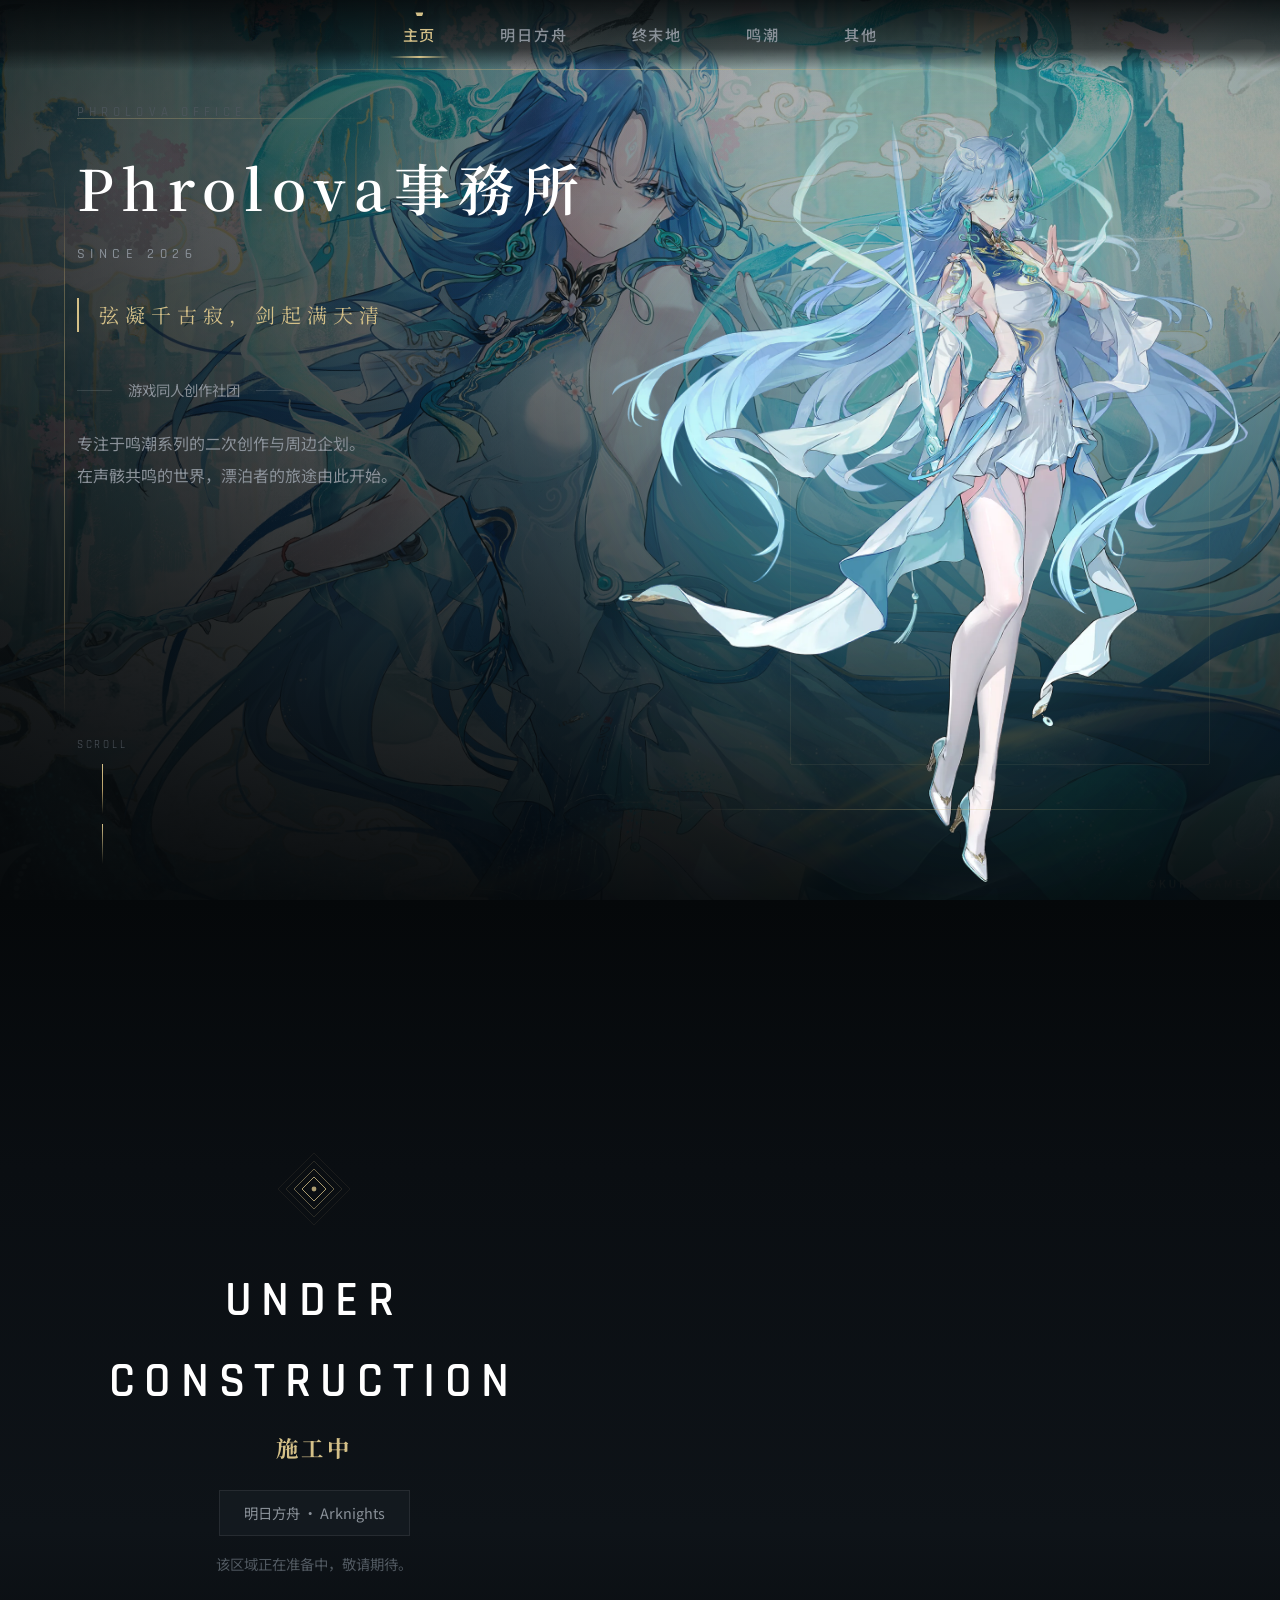
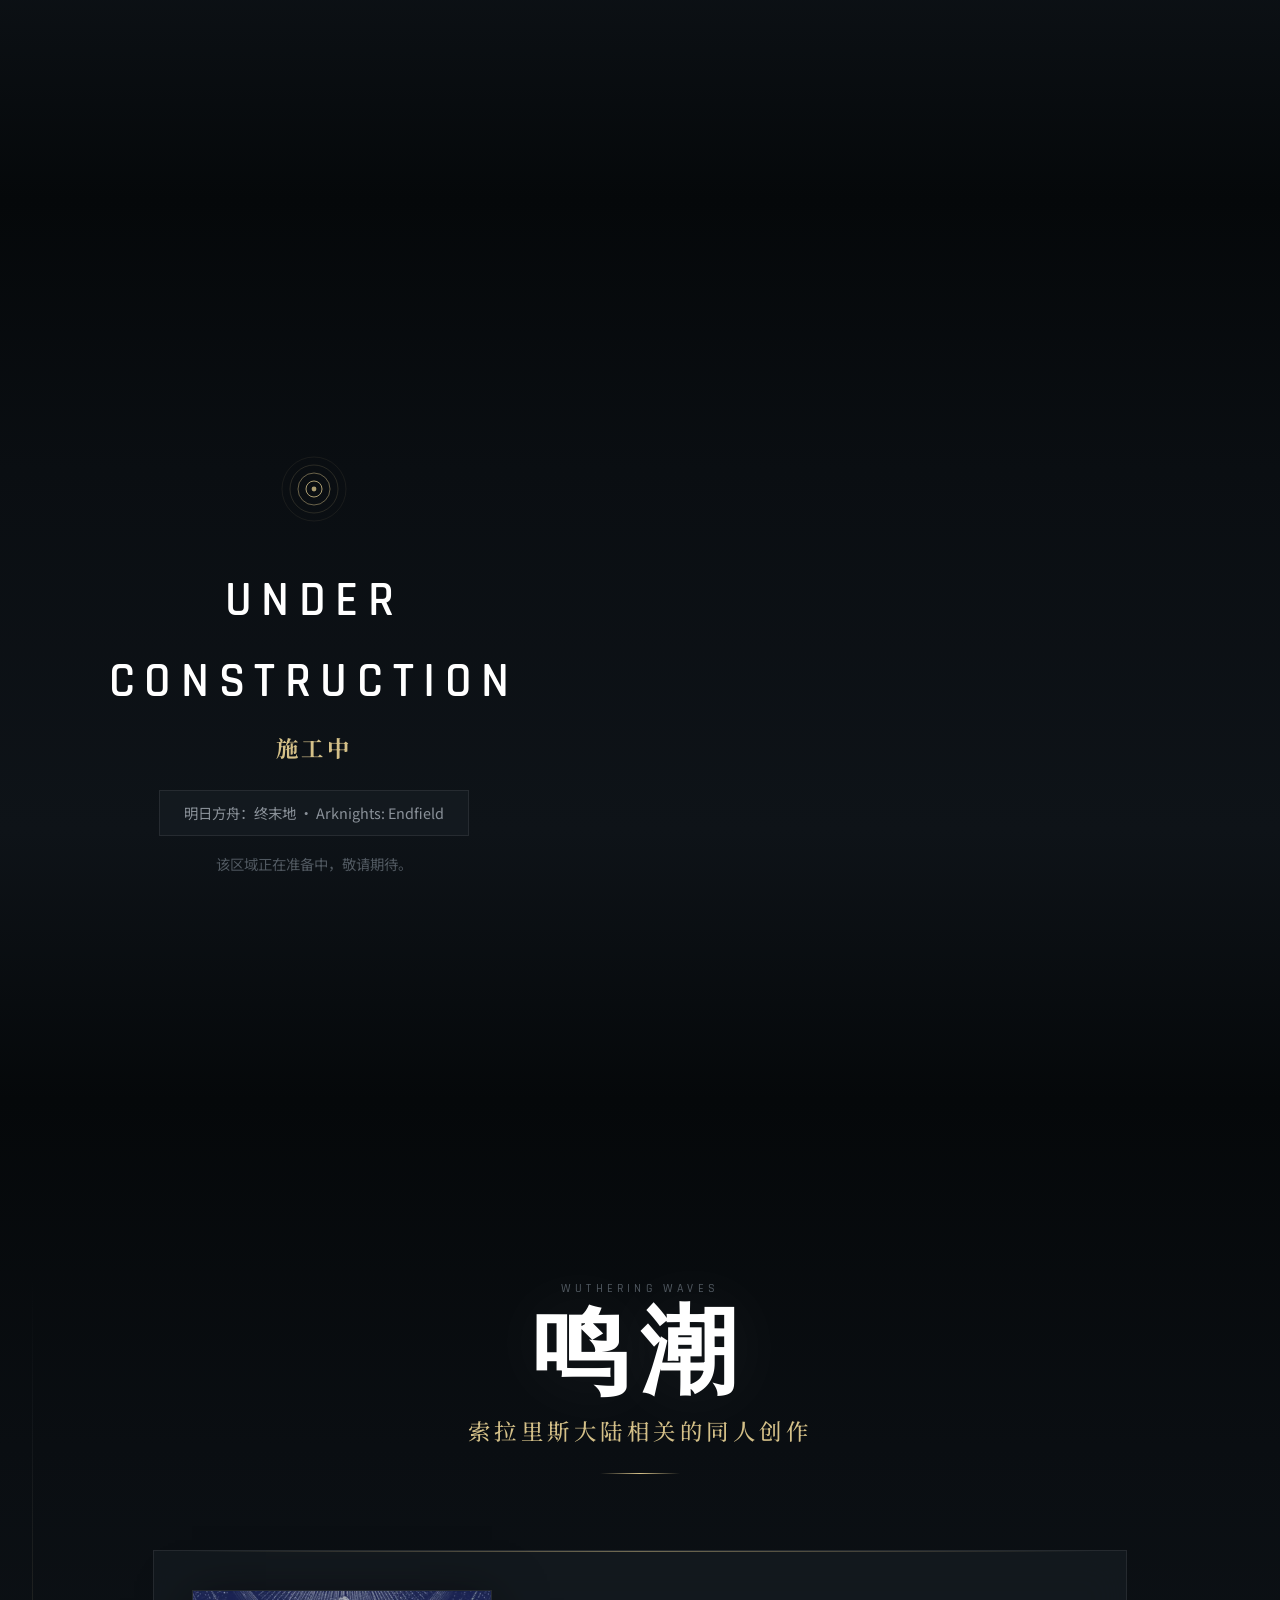
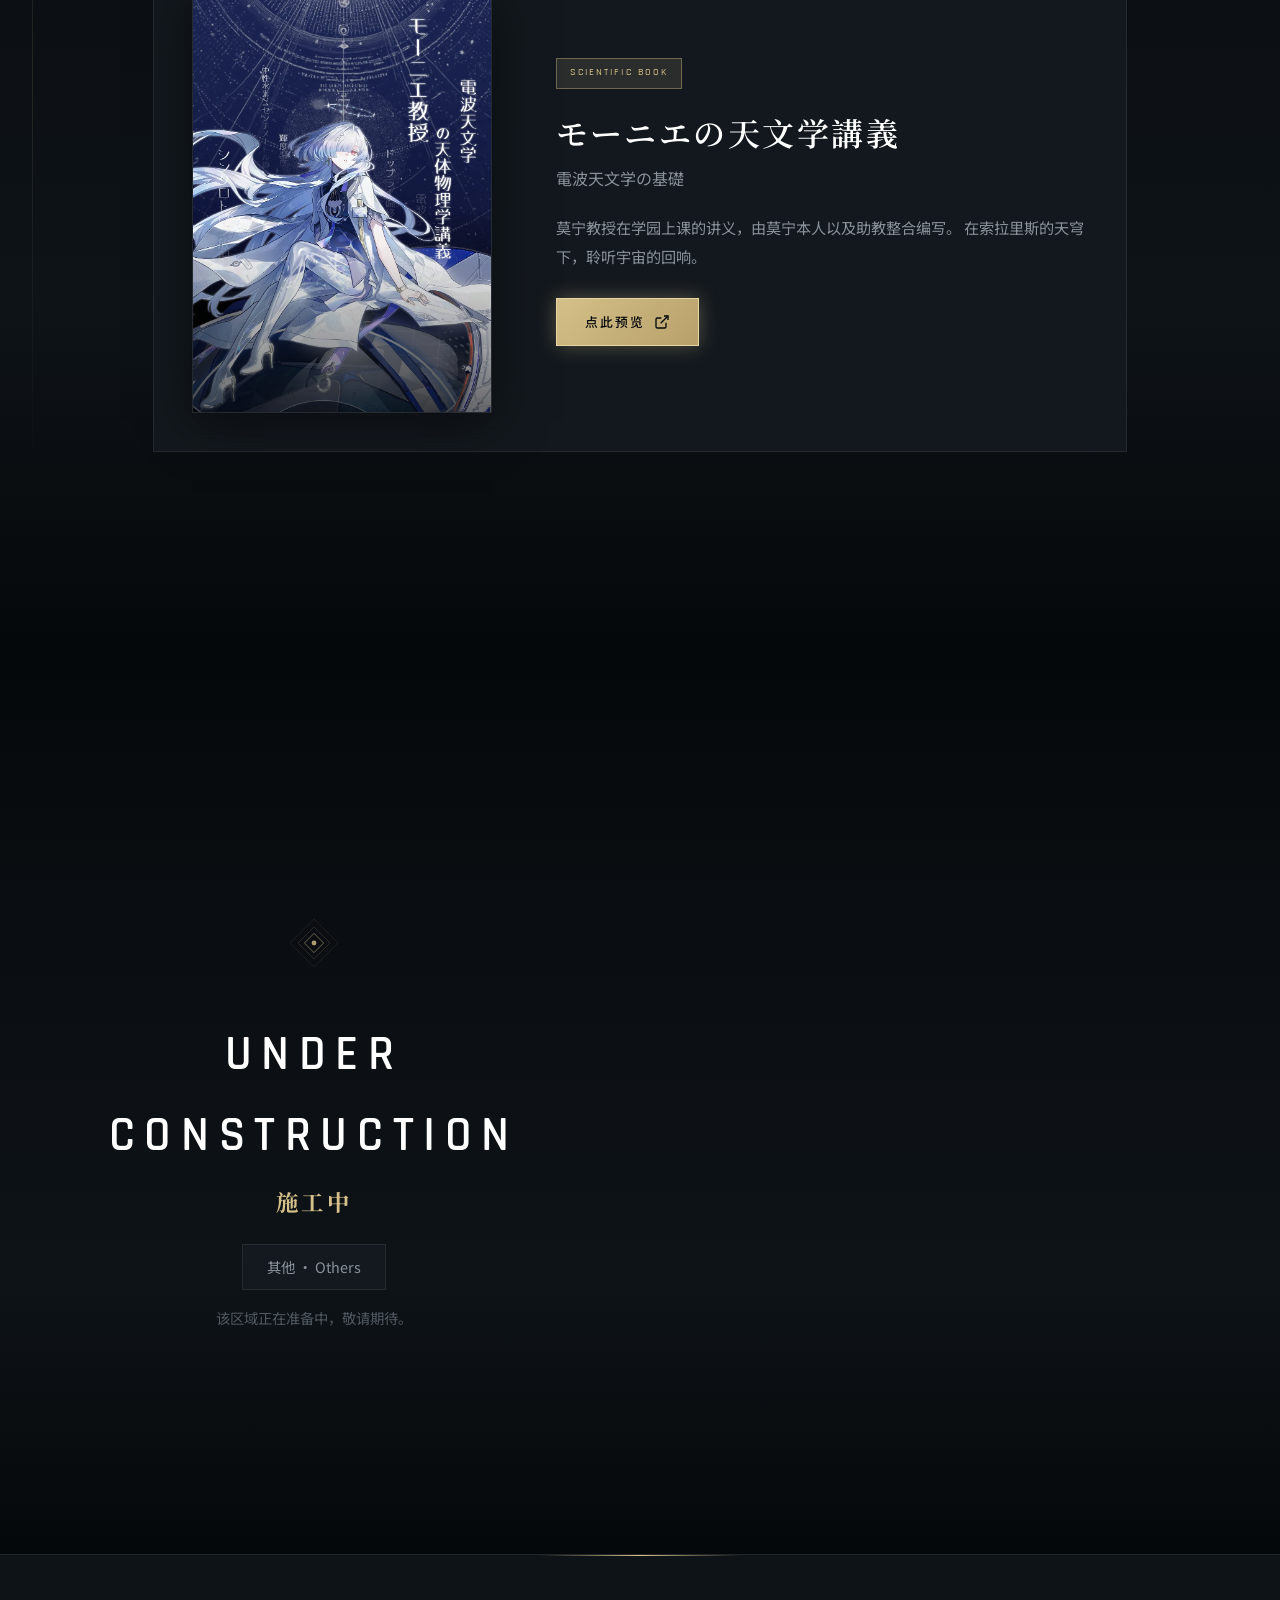
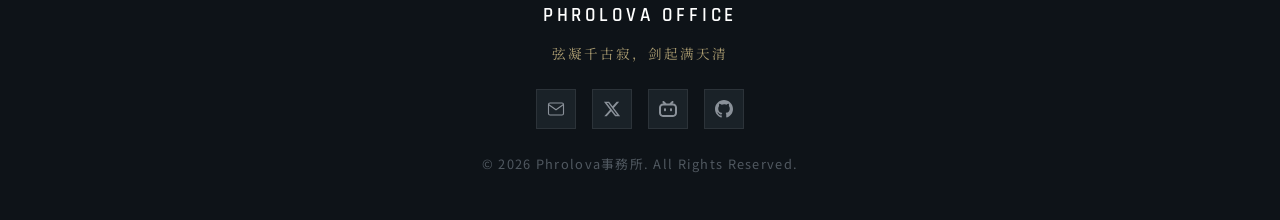
<file: index.html>
<!DOCTYPE html>
<html lang="zh-CN">
  <head>
    <meta charset="UTF-8" />
    <meta name="viewport" content="width=device-width, initial-scale=1" />
    <meta
      name="description"
      content="Phrolova事務所 — 游戏同人社团。弦凝千古寂，剑起满天清。"
    />
    <title>Phrolova事務所</title>
    <link rel="preconnect" href="https://fonts.googleapis.com" />
    <link rel="preconnect" href="https://fonts.gstatic.com" crossorigin />
    <link rel="stylesheet" href="css/style.css" />
  </head>
  <body class="page-home">
    <div class="page-bg" aria-hidden="true"></div>
    <div class="float-shapes" aria-hidden="true">
      <span></span><span></span><span></span><span></span>
    </div>

    <!-- 固定顶部导航 -->
    <header class="home-top-nav" id="mainNav">
      <nav class="nav" aria-label="主导航">
        <a class="nav-link is-active" href="#home" data-section="home">主页</a>
        <a class="nav-link" href="#arknights" data-section="arknights">明日方舟</a>
        <a class="nav-link" href="#endfield" data-section="endfield">终末地</a>
        <a class="nav-link" href="#wuthering" data-section="wuthering">鸣潮</a>
        <a class="nav-link" href="#others" data-section="others">其他</a>
      </nav>
    </header>

    <main class="landing-main">
      <!-- ═══════════════════════════════════════════════════════════════════════
           Section 1 — 主页 (Hero)
           ═══════════════════════════════════════════════════════════════════════ -->
      <section class="landing-section section-hero" id="home" aria-label="首页主视觉">
        <!-- 背景横幅 -->
        <div class="section-hero-bg" aria-hidden="true">
          <img src="figure/qingxiao-banner.jpeg" alt="" />
        </div>
        
        <!-- 遮罩层 -->
        <div class="section-hero-overlay" aria-hidden="true"></div>
        
        <!-- 装饰线条 -->
        <div class="hero-decor" aria-hidden="true">
          <span class="hero-decor-line hero-decor-line--left"></span>
          <span class="hero-decor-line hero-decor-line--top"></span>
        </div>

        <!-- 角色立绘 -->
        <div class="hero-character" aria-hidden="true">
          <img src="figure/qingxiao-portrait.webp" alt="清宵" class="hero-character-img" />
        </div>

        <!-- 视觉光效 -->
        <div class="hero-visual" aria-hidden="true"></div>

        <!-- 主内容 -->
        <div class="hero-content">
          <p class="hero-label">PHROLOVA OFFICE</p>
          <h1 class="brand-title">Phrolova事務所</h1>
          <p class="brand-en">Since 2026</p>
          
          <blockquote class="hero-motto">
            <p>弦凝千古寂，剑起满天清</p>
          </blockquote>
          
          <p class="hero-tagline">游戏同人创作社团</p>
          
          <p class="hero-lead">
            专注于鸣潮系列的二次创作与周边企划。<br />
            在声骸共鸣的世界，漂泊者的旅途由此开始。
          </p>
        </div>

        <!-- 滚动提示 -->
        <div class="scroll-hint" aria-hidden="true">
          <span>Scroll</span>
          <span class="scroll-hint-arrow"></span>
        </div>
      </section>

      <!-- ═══════════════════════════════════════════════════════════════════════
           Section 2 — 明日方舟 (Under Construction)
           ═══════════════════════════════════════════════════════════════════════ -->
      <section class="landing-section section-construction" id="arknights" aria-labelledby="arknightsTitle">
        <div class="section-inner">
          <div class="construction-content">
            <div class="construction-icon" aria-hidden="true">
              <svg viewBox="0 0 100 100" fill="none" xmlns="http://www.w3.org/2000/svg">
                <path d="M50 5 L95 50 L50 95 L5 50 Z" stroke="currentColor" stroke-width="0.5" fill="none" opacity="0.2"/>
                <path d="M50 15 L85 50 L50 85 L15 50 Z" stroke="currentColor" stroke-width="0.5" fill="none" opacity="0.4"/>
                <path d="M50 25 L75 50 L50 75 L25 50 Z" stroke="currentColor" stroke-width="1" fill="none" opacity="0.6"/>
                <path d="M50 35 L65 50 L50 65 L35 50 Z" stroke="currentColor" stroke-width="1" fill="none"/>
                <circle cx="50" cy="50" r="3" fill="currentColor" opacity="0.8"/>
              </svg>
            </div>
            <p class="construction-title-en">UNDER CONSTRUCTION</p>
            <h2 class="construction-title-cn" id="arknightsTitle">施工中</h2>
            <p class="construction-page-name">明日方舟 · Arknights</p>
            <p class="construction-desc">该区域正在准备中，敬请期待。</p>
          </div>
        </div>
      </section>

      <!-- ═══════════════════════════════════════════════════════════════════════
           Section 3 — 终末地 (Under Construction)
           ═══════════════════════════════════════════════════════════════════════ -->
      <section class="landing-section section-construction" id="endfield" aria-labelledby="endfieldTitle">
        <div class="section-inner">
          <div class="construction-content">
            <div class="construction-icon" aria-hidden="true">
              <svg viewBox="0 0 100 100" fill="none" xmlns="http://www.w3.org/2000/svg">
                <circle cx="50" cy="50" r="40" stroke="currentColor" stroke-width="0.5" fill="none" opacity="0.2"/>
                <circle cx="50" cy="50" r="30" stroke="currentColor" stroke-width="0.5" fill="none" opacity="0.4"/>
                <circle cx="50" cy="50" r="20" stroke="currentColor" stroke-width="1" fill="none" opacity="0.6"/>
                <circle cx="50" cy="50" r="10" stroke="currentColor" stroke-width="1" fill="none"/>
                <circle cx="50" cy="50" r="3" fill="currentColor" opacity="0.8"/>
              </svg>
            </div>
            <p class="construction-title-en">UNDER CONSTRUCTION</p>
            <h2 class="construction-title-cn" id="endfieldTitle">施工中</h2>
            <p class="construction-page-name">明日方舟：终末地 · Arknights: Endfield</p>
            <p class="construction-desc">该区域正在准备中，敬请期待。</p>
          </div>
        </div>
      </section>

      <!-- ═══════════════════════════════════════════════════════════════════════
           Section 4 — 鸣潮 (Works)
           ═══════════════════════════════════════════════════════════════════════ -->
      <section class="landing-section section-works" id="wuthering" aria-labelledby="wutheringTitle">
        <div class="section-inner">
          <!-- 区块头部 -->
          <header class="landing-header reveal">
            <p class="landing-header-label">Wuthering Waves</p>
            <h2 class="landing-header-title" id="wutheringTitle">鸣潮</h2>
            <p class="landing-header-subtitle">索拉里斯大陆相关的同人创作</p>
            <div class="landing-header-line" aria-hidden="true"></div>
          </header>

          <!-- 主作品展示 -->
          <div class="works-showcase reveal">
            <article class="work-feature">
              <!-- 封面 -->
              <div class="work-feature-cover">
                <img src="figure/cover-mornye.webp" alt="モーニエの天文学講義 封面" />
                <div class="work-feature-cover-overlay" aria-hidden="true"></div>
              </div>
              
              <!-- 信息 -->
              <div class="work-feature-info">
                <span class="work-feature-tag">Scientific Book</span>
                <h3 class="work-feature-title">モーニエの天文学講義</h3>
                <p class="work-feature-subtitle">電波天文学の基礎</p>
                <p class="work-feature-desc">
                  莫宁教授在学园上课的讲义，由莫宁本人以及助教整合编写。
                  在索拉里斯的天穹下，聆听宇宙的回响。
                </p>
                <div class="work-feature-actions">
                  <a href="figure/mornye-astronomy-preview.pdf" target="_blank" rel="noopener" class="btn btn-primary">
                    <span>点此预览</span>
                    <svg width="16" height="16" viewBox="0 0 24 24" fill="none" stroke="currentColor" stroke-width="2">
                      <path d="M18 13v6a2 2 0 0 1-2 2H5a2 2 0 0 1-2-2V8a2 2 0 0 1 2-2h6"/>
                      <polyline points="15 3 21 3 21 9"/>
                      <line x1="10" y1="14" x2="21" y2="3"/>
                    </svg>
                  </a>
                </div>
              </div>
            </article>
          </div>
        </div>
      </section>

      <!-- ═══════════════════════════════════════════════════════════════════════
           Section 5 — 其他 (Under Construction)
           ═══════════════════════════════════════════════════════════════════════ -->
      <section class="landing-section section-construction" id="others" aria-labelledby="othersTitle">
        <div class="section-inner">
          <div class="construction-content">
            <div class="construction-icon" aria-hidden="true">
              <svg viewBox="0 0 100 100" fill="none" xmlns="http://www.w3.org/2000/svg">
                <path d="M20 50 L50 20 L80 50 L50 80 Z" stroke="currentColor" stroke-width="0.5" fill="none" opacity="0.2"/>
                <path d="M30 50 L50 30 L70 50 L50 70 Z" stroke="currentColor" stroke-width="0.5" fill="none" opacity="0.4"/>
                <path d="M38 50 L50 38 L62 50 L50 62 Z" stroke="currentColor" stroke-width="1" fill="none" opacity="0.6"/>
                <circle cx="50" cy="50" r="3" fill="currentColor" opacity="0.8"/>
              </svg>
            </div>
            <p class="construction-title-en">UNDER CONSTRUCTION</p>
            <h2 class="construction-title-cn" id="othersTitle">施工中</h2>
            <p class="construction-page-name">其他 · Others</p>
            <p class="construction-desc">该区域正在准备中，敬请期待。</p>
          </div>
        </div>
      </section>
    </main>

    <!-- ═══════════════════════════════════════════════════════════════════════
         Footer
         ═══════════════════════════════════════════════════════════════════════ -->
    <footer class="site-footer">
      <div class="footer-content">
        <div class="footer-brand">
          <span class="footer-logo">PHROLOVA OFFICE</span>
          <span class="footer-motto">弦凝千古寂，剑起满天清</span>
        </div>
        
        <!-- 联系方式 -->
        <div class="footer-contact">
          <a href="mailto:blueberrydarkchocolate@gmail.com" class="footer-contact-link" title="Email">
            <svg width="18" height="18" viewBox="0 0 24 24" fill="none" stroke="currentColor" stroke-width="1.5">
              <rect x="2" y="4" width="20" height="16" rx="2"/>
              <path d="M22 6L12 13L2 6"/>
            </svg>
          </a>
          <a href="https://x.com/cellinia_0601" target="_blank" rel="noopener noreferrer" class="footer-contact-link" title="X / Twitter">
            <svg width="18" height="18" viewBox="0 0 24 24" fill="currentColor">
              <path d="M18.244 2.25h3.308l-7.227 8.26 8.502 11.24H16.17l-5.214-6.817L4.99 21.75H1.68l7.73-8.835L1.254 2.25H8.08l4.713 6.231zm-1.161 17.52h1.833L7.084 4.126H5.117z"/>
            </svg>
          </a>
          <a href="https://space.bilibili.com/650433966" target="_blank" rel="noopener noreferrer" class="footer-contact-link" title="Bilibili">
            <svg width="18" height="18" viewBox="0 0 24 24" fill="currentColor">
              <path d="M17.813 4.653h.854c1.51.054 2.769.578 3.773 1.574 1.004.995 1.524 2.249 1.56 3.76v7.36c-.036 1.51-.556 2.769-1.56 3.773s-2.262 1.524-3.773 1.56H5.333c-1.51-.036-2.769-.556-3.773-1.56S.036 18.858 0 17.347v-7.36c.036-1.511.556-2.765 1.56-3.76 1.004-.996 2.262-1.52 3.773-1.574h.774l-1.174-1.12a1.234 1.234 0 0 1-.373-.906c0-.356.124-.659.373-.907l.027-.027c.267-.249.573-.373.92-.373.347 0 .653.124.92.373L9.653 4.44c.071.071.134.142.187.213h4.267a.836.836 0 0 1 .16-.213l2.853-2.747c.267-.249.573-.373.92-.373.347 0 .662.151.929.4.267.249.391.551.391.907 0 .355-.124.657-.373.906zM5.333 7.24c-.746.018-1.373.276-1.88.773-.506.498-.769 1.13-.786 1.894v7.52c.017.764.28 1.395.786 1.893.507.498 1.134.756 1.88.773h13.334c.746-.017 1.373-.275 1.88-.773.506-.498.769-1.129.786-1.893v-7.52c-.017-.765-.28-1.396-.786-1.894-.507-.497-1.134-.755-1.88-.773zM8 11.107c.373 0 .684.124.933.373.25.249.383.569.4.96v1.173c-.017.391-.15.711-.4.96-.249.25-.56.374-.933.374s-.684-.125-.933-.374c-.25-.249-.383-.569-.4-.96V12.44c0-.373.129-.689.386-.947.258-.257.574-.386.947-.386zm8 0c.373 0 .684.124.933.373.25.249.383.569.4.96v1.173c-.017.391-.15.711-.4.96-.249.25-.56.374-.933.374s-.684-.125-.933-.374c-.25-.249-.383-.569-.4-.96V12.44c.017-.391.15-.711.4-.96.249-.249.56-.373.933-.373z"/>
            </svg>
          </a>
          <a href="https://github.com/CelliniaTexas0601" target="_blank" rel="noopener noreferrer" class="footer-contact-link" title="GitHub">
            <svg width="18" height="18" viewBox="0 0 24 24" fill="currentColor">
              <path d="M12 0C5.374 0 0 5.373 0 12c0 5.302 3.438 9.8 8.207 11.387.599.111.793-.261.793-.577v-2.234c-3.338.726-4.033-1.416-4.033-1.416-.546-1.387-1.333-1.756-1.333-1.756-1.089-.745.083-.729.083-.729 1.205.084 1.839 1.237 1.839 1.237 1.07 1.834 2.807 1.304 3.492.997.107-.775.418-1.305.762-1.604-2.665-.305-5.467-1.334-5.467-5.931 0-1.311.469-2.381 1.236-3.221-.124-.303-.535-1.524.117-3.176 0 0 1.008-.322 3.301 1.23A11.509 11.509 0 0 1 12 5.803c1.02.005 2.047.138 3.006.404 2.291-1.552 3.297-1.23 3.297-1.23.653 1.653.242 2.874.118 3.176.77.84 1.235 1.911 1.235 3.221 0 4.609-2.807 5.624-5.479 5.921.43.372.823 1.102.823 2.222v3.293c0 .319.192.694.801.576C20.566 21.797 24 17.3 24 12c0-6.627-5.373-12-12-12z"/>
            </svg>
          </a>
        </div>
        
        <p class="footer-copy">&copy; 2026 Phrolova事務所. All Rights Reserved.</p>
      </div>
    </footer>

    <script src="js/transition.js"></script>
    <script src="js/main.js"></script>
    <script src="js/cursor.js"></script>
  </body>
</html>
</file>
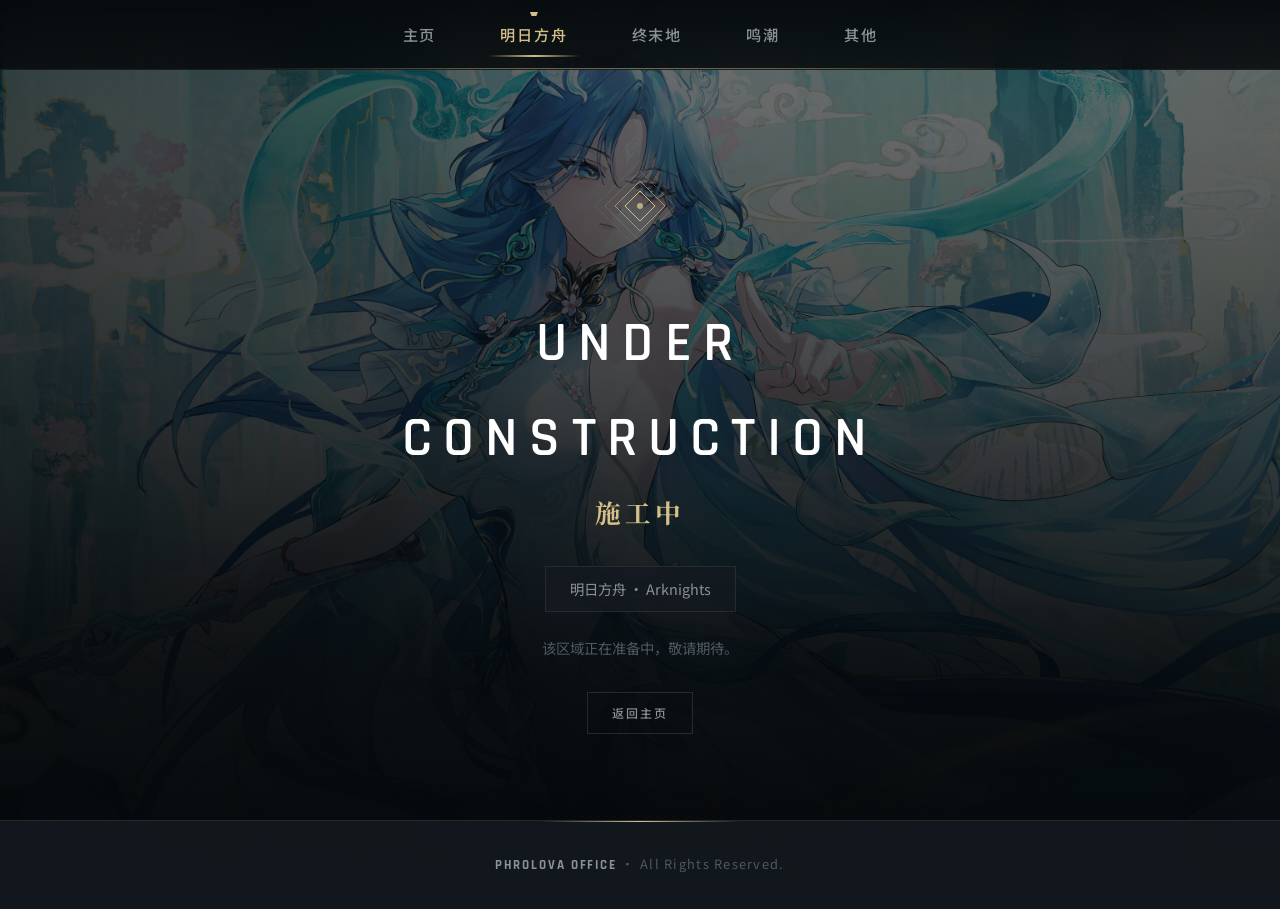
<file: arknights.html>
<!DOCTYPE html>
<html lang="zh-CN">
  <head>
    <meta charset="UTF-8" />
    <meta name="viewport" content="width=device-width, initial-scale=1" />
    <meta name="description" content="明日方舟 — Phrolova事務所。施工中。" />
    <title>明日方舟 | Phrolova事務所</title>
    <link rel="preconnect" href="https://fonts.googleapis.com" />
    <link rel="preconnect" href="https://fonts.gstatic.com" crossorigin />
    <link rel="stylesheet" href="css/style.css" />
  </head>
  <body>
    <div class="page-bg" aria-hidden="true"></div>
    <div class="float-shapes" aria-hidden="true">
      <span></span><span></span><span></span><span></span>
    </div>

    <header class="site-header">
      <nav class="nav" aria-label="主导航">
        <a class="nav-link" href="index.html#home">主页</a>
        <a class="nav-link is-active" href="index.html#arknights">明日方舟</a>
        <a class="nav-link" href="index.html#endfield">终末地</a>
        <a class="nav-link" href="index.html#wuthering">鸣潮</a>
        <a class="nav-link" href="index.html#others">其他</a>
      </nav>
    </header>

    <main>
      <section class="construction-page">
        <div class="construction-content">
          <div class="construction-icon" aria-hidden="true">
            <svg viewBox="0 0 100 100" fill="none" xmlns="http://www.w3.org/2000/svg">
              <path d="M50 5 L95 50 L50 95 L5 50 Z" stroke="currentColor" stroke-width="0.5" fill="none" opacity="0.2"/>
              <path d="M50 15 L85 50 L50 85 L15 50 Z" stroke="currentColor" stroke-width="0.5" fill="none" opacity="0.4"/>
              <path d="M50 25 L75 50 L50 75 L25 50 Z" stroke="currentColor" stroke-width="1" fill="none" opacity="0.6"/>
              <path d="M50 35 L65 50 L50 65 L35 50 Z" stroke="currentColor" stroke-width="1" fill="none"/>
              <circle cx="50" cy="50" r="3" fill="currentColor" opacity="0.8"/>
            </svg>
          </div>
          <p class="construction-title-en">UNDER CONSTRUCTION</p>
          <h1 class="construction-title-cn">施工中</h1>
          <p class="construction-page-name">明日方舟 · Arknights</p>
          <p class="construction-desc">该区域正在准备中，敬请期待。</p>
          <a href="index.html" class="btn btn-outline">返回主页</a>
        </div>
      </section>
    </main>

    <footer class="site-footer">
      <p><strong>PHROLOVA OFFICE</strong> · All Rights Reserved.</p>
    </footer>
    <script src="js/transition.js"></script>
    <script src="js/main.js"></script>
    <script src="js/cursor.js"></script>
  </body>
</html>
</file>
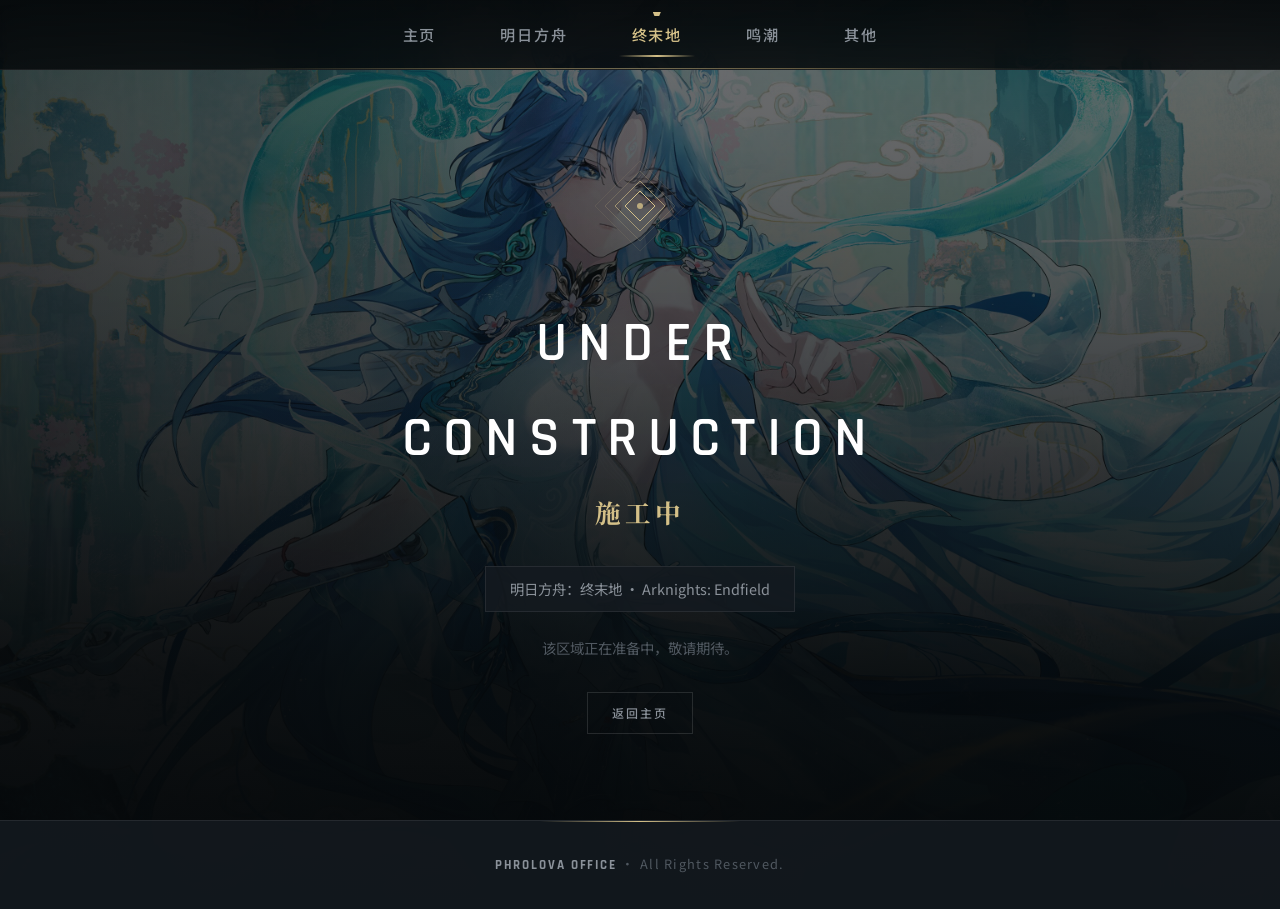
<file: endfield.html>
<!DOCTYPE html>
<html lang="zh-CN">
  <head>
    <meta charset="UTF-8" />
    <meta name="viewport" content="width=device-width, initial-scale=1" />
    <meta name="description" content="明日方舟：终末地 — Phrolova事務所。施工中。" />
    <title>明日方舟：终末地 | Phrolova事務所</title>
    <link rel="preconnect" href="https://fonts.googleapis.com" />
    <link rel="preconnect" href="https://fonts.gstatic.com" crossorigin />
    <link rel="stylesheet" href="css/style.css" />
  </head>
  <body>
    <div class="page-bg" aria-hidden="true"></div>
    <div class="float-shapes" aria-hidden="true">
      <span></span><span></span><span></span><span></span>
    </div>

    <header class="site-header">
      <nav class="nav" aria-label="主导航">
        <a class="nav-link" href="index.html#home">主页</a>
        <a class="nav-link" href="index.html#arknights">明日方舟</a>
        <a class="nav-link is-active" href="index.html#endfield">终末地</a>
        <a class="nav-link" href="index.html#wuthering">鸣潮</a>
        <a class="nav-link" href="index.html#others">其他</a>
      </nav>
    </header>

    <main>
      <section class="construction-page">
        <div class="construction-content">
          <div class="construction-icon" aria-hidden="true">
            <svg viewBox="0 0 100 100" fill="none" xmlns="http://www.w3.org/2000/svg">
              <path d="M50 5 L95 50 L50 95 L5 50 Z" stroke="currentColor" stroke-width="0.5" fill="none" opacity="0.2"/>
              <path d="M50 15 L85 50 L50 85 L15 50 Z" stroke="currentColor" stroke-width="0.5" fill="none" opacity="0.4"/>
              <path d="M50 25 L75 50 L50 75 L25 50 Z" stroke="currentColor" stroke-width="1" fill="none" opacity="0.6"/>
              <path d="M50 35 L65 50 L50 65 L35 50 Z" stroke="currentColor" stroke-width="1" fill="none"/>
              <circle cx="50" cy="50" r="3" fill="currentColor" opacity="0.8"/>
            </svg>
          </div>
          <p class="construction-title-en">UNDER CONSTRUCTION</p>
          <h1 class="construction-title-cn">施工中</h1>
          <p class="construction-page-name">明日方舟：终末地 · Arknights: Endfield</p>
          <p class="construction-desc">该区域正在准备中，敬请期待。</p>
          <a href="index.html" class="btn btn-outline">返回主页</a>
        </div>
      </section>
    </main>

    <footer class="site-footer">
      <p><strong>PHROLOVA OFFICE</strong> · All Rights Reserved.</p>
    </footer>
    <script src="js/transition.js"></script>
    <script src="js/main.js"></script>
    <script src="js/cursor.js"></script>
  </body>
</html>
</file>
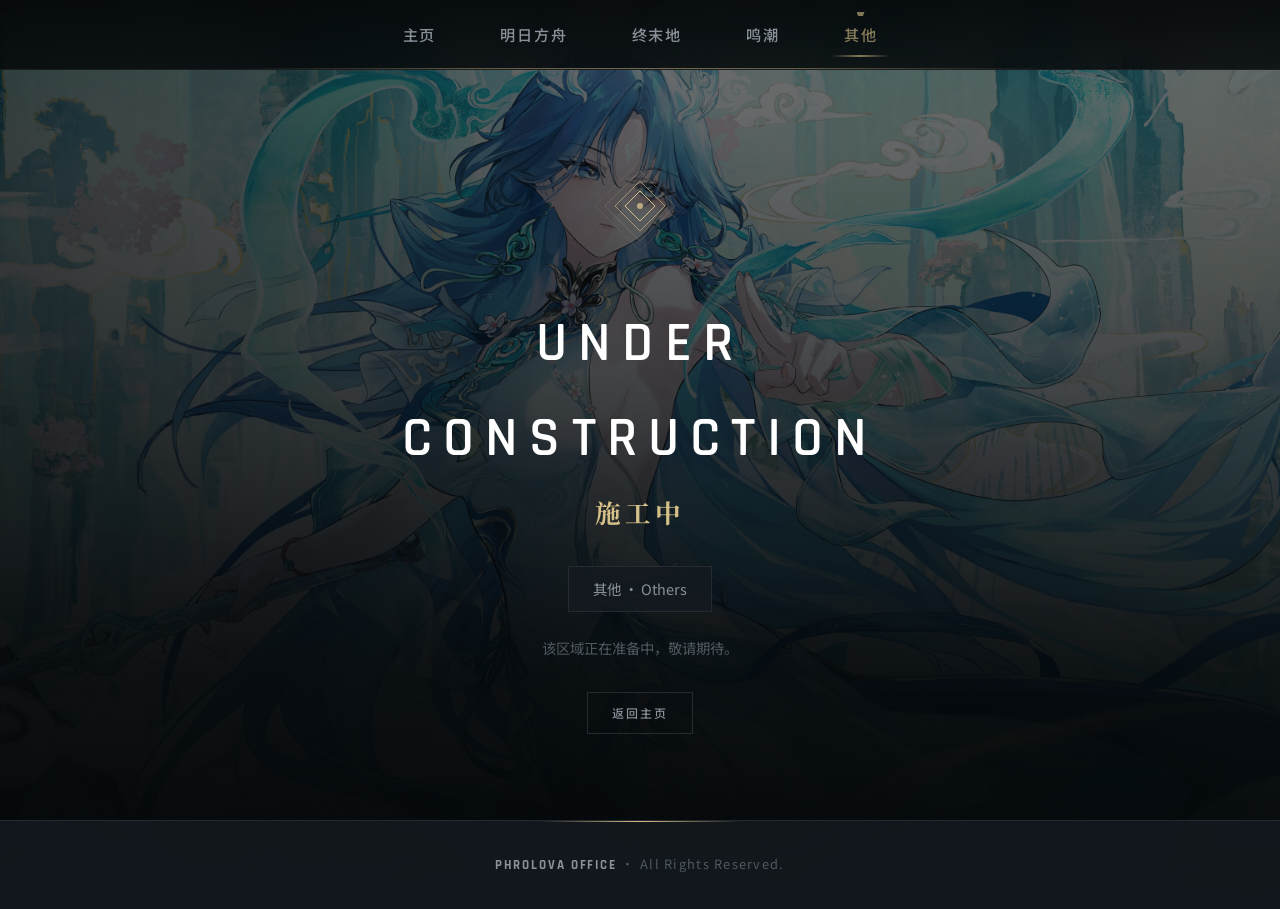
<file: others.html>
<!DOCTYPE html>
<html lang="zh-CN">
  <head>
    <meta charset="UTF-8" />
    <meta name="viewport" content="width=device-width, initial-scale=1" />
    <meta name="description" content="其他 — Phrolova事務所。施工中。" />
    <title>其他 | Phrolova事務所</title>
    <link rel="preconnect" href="https://fonts.googleapis.com" />
    <link rel="preconnect" href="https://fonts.gstatic.com" crossorigin />
    <link rel="stylesheet" href="css/style.css" />
  </head>
  <body>
    <div class="page-bg" aria-hidden="true"></div>
    <div class="float-shapes" aria-hidden="true">
      <span></span><span></span><span></span><span></span>
    </div>

    <header class="site-header">
      <nav class="nav" aria-label="主导航">
        <a class="nav-link" href="index.html#home">主页</a>
        <a class="nav-link" href="index.html#arknights">明日方舟</a>
        <a class="nav-link" href="index.html#endfield">终末地</a>
        <a class="nav-link" href="index.html#wuthering">鸣潮</a>
        <a class="nav-link is-active nav-link--muted" href="index.html#others">其他</a>
      </nav>
    </header>

    <main>
      <section class="construction-page">
        <div class="construction-content">
          <div class="construction-icon" aria-hidden="true">
            <svg viewBox="0 0 100 100" fill="none" xmlns="http://www.w3.org/2000/svg">
              <path d="M50 5 L95 50 L50 95 L5 50 Z" stroke="currentColor" stroke-width="0.5" fill="none" opacity="0.2"/>
              <path d="M50 15 L85 50 L50 85 L15 50 Z" stroke="currentColor" stroke-width="0.5" fill="none" opacity="0.4"/>
              <path d="M50 25 L75 50 L50 75 L25 50 Z" stroke="currentColor" stroke-width="1" fill="none" opacity="0.6"/>
              <path d="M50 35 L65 50 L50 65 L35 50 Z" stroke="currentColor" stroke-width="1" fill="none"/>
              <circle cx="50" cy="50" r="3" fill="currentColor" opacity="0.8"/>
            </svg>
          </div>
          <p class="construction-title-en">UNDER CONSTRUCTION</p>
          <h1 class="construction-title-cn">施工中</h1>
          <p class="construction-page-name">其他 · Others</p>
          <p class="construction-desc">该区域正在准备中，敬请期待。</p>
          <a href="index.html" class="btn btn-outline">返回主页</a>
        </div>
      </section>
    </main>

    <footer class="site-footer">
      <p><strong>PHROLOVA OFFICE</strong> · All Rights Reserved.</p>
    </footer>
    <script src="js/transition.js"></script>
    <script src="js/main.js"></script>
    <script src="js/cursor.js"></script>
  </body>
</html>
</file>
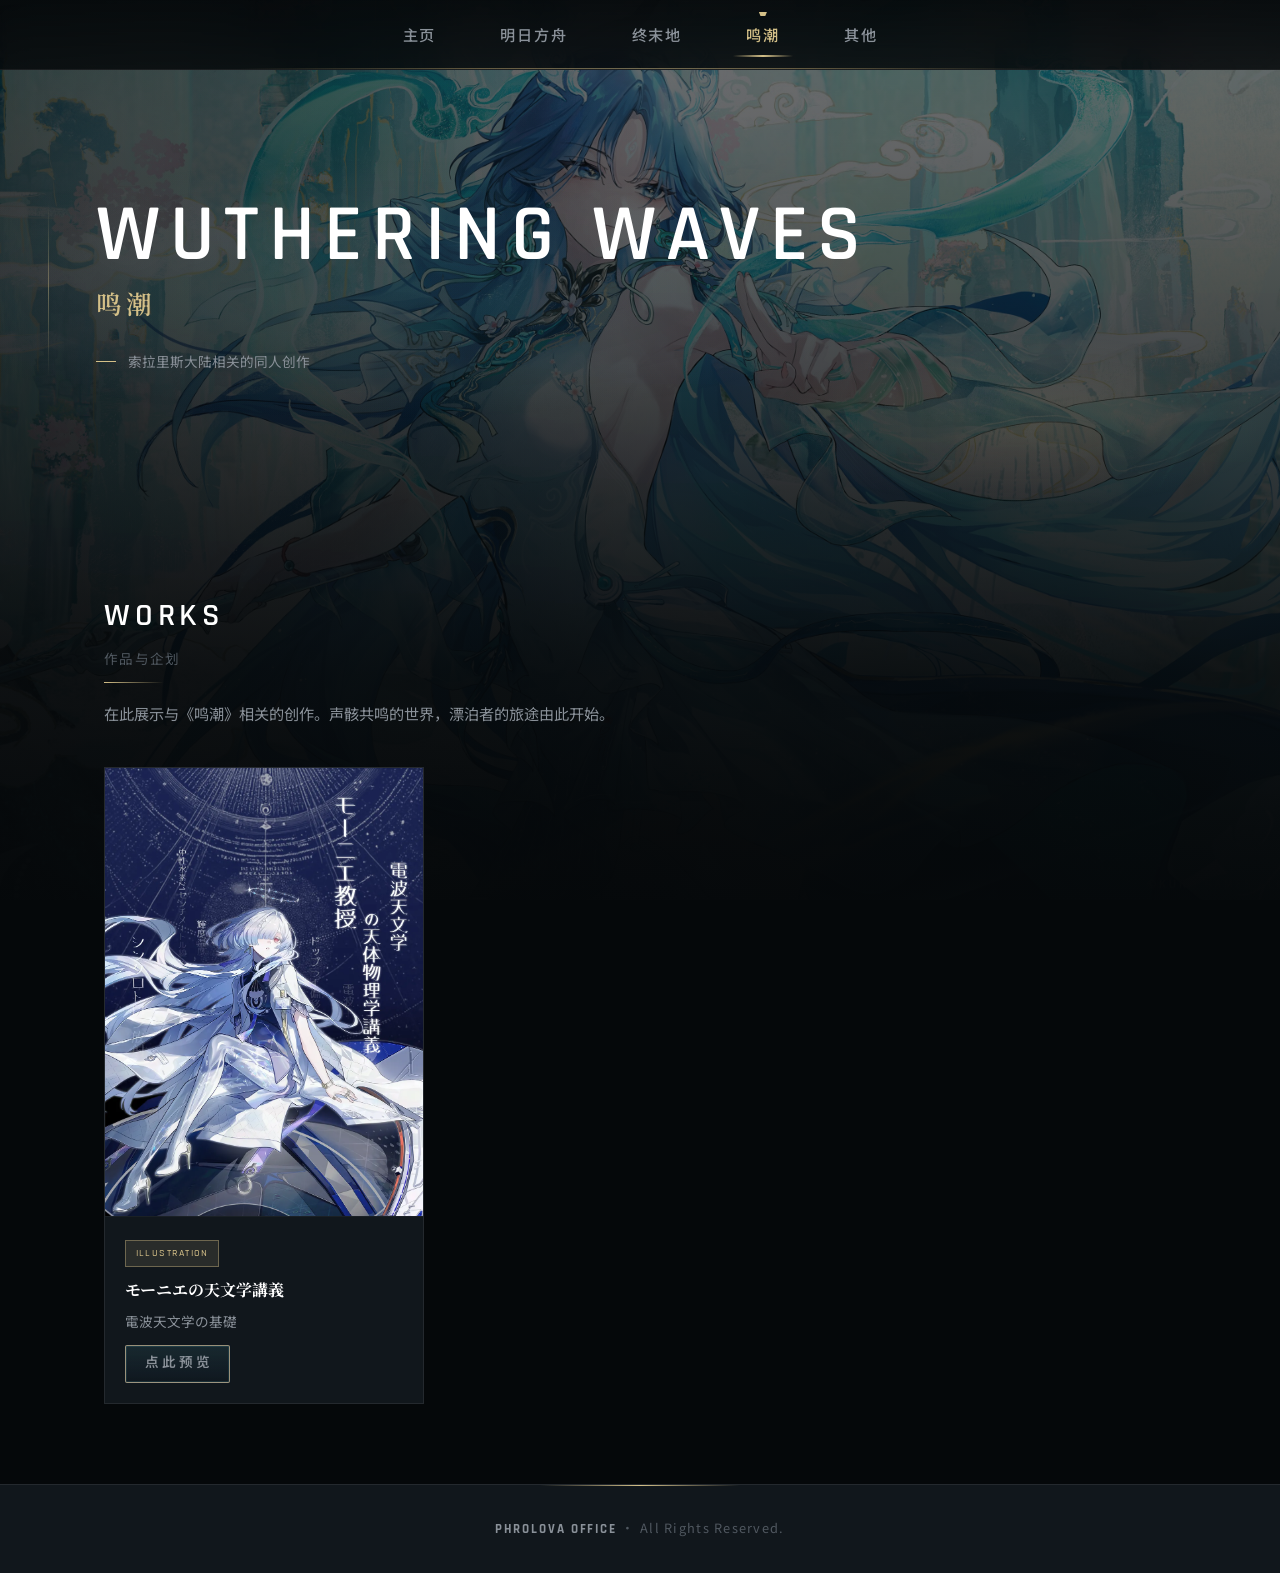
<file: wuthering.html>
<!DOCTYPE html>
<html lang="zh-CN">
  <head>
    <meta charset="UTF-8" />
    <meta name="viewport" content="width=device-width, initial-scale=1" />
    <meta name="description" content="鸣潮同人创作 — Phrolova事務所。弦凝千古寂，剑起满天清。" />
    <title>鸣潮 | Phrolova事務所</title>
    <link rel="preconnect" href="https://fonts.googleapis.com" />
    <link rel="preconnect" href="https://fonts.gstatic.com" crossorigin />
    <link rel="stylesheet" href="css/style.css" />
  </head>
  <body>
    <div class="page-bg" aria-hidden="true"></div>
    <div class="float-shapes" aria-hidden="true">
      <span></span><span></span><span></span><span></span>
    </div>

    <header class="site-header">
      <nav class="nav" aria-label="主导航">
        <a class="nav-link" href="index.html#home">主页</a>
        <a class="nav-link" href="index.html#arknights">明日方舟</a>
        <a class="nav-link" href="index.html#endfield">终末地</a>
        <a class="nav-link is-active" href="index.html#wuthering">鸣潮</a>
        <a class="nav-link" href="index.html#others">其他</a>
      </nav>
    </header>

    <main>
      <div class="page-banner">
        <div class="page-banner-content">
          <p class="page-title-en">WUTHERING WAVES</p>
          <h1 class="page-title-cn">鸣潮</h1>
          <p class="page-subtitle">索拉里斯大陆相关的同人创作</p>
        </div>
      </div>

      <section class="section">
        <div class="section-header reveal">
          <p class="section-title-en">WORKS</p>
          <p class="section-title-cn">作品与企划</p>
          <div class="section-divider"></div>
          <p class="section-desc">
            在此展示与《鸣潮》相关的创作。声骸共鸣的世界，漂泊者的旅途由此开始。
          </p>
        </div>

        <div class="works-grid">
          <a class="work-item reveal" href="figure/mornye-astronomy-preview.pdf" target="_blank" rel="noopener" style="text-decoration: none; color: inherit;">
            <div class="work-thumb work-thumb--cover">
              <img src="figure/cover-mornye.webp" alt="モーニエの天文学講義 封面" width="400" height="566" loading="eager" decoding="async" />
            </div>
            <div class="work-body">
              <span class="tag">Illustration</span>
              <h3>モーニエの天文学講義</h3>
              <p>電波天文学の基礎</p>
              <p class="preview-link">点此预览</p>
            </div>
          </a>
        </div>
      </section>
    </main>

    <footer class="site-footer">
      <p><strong>PHROLOVA OFFICE</strong> · All Rights Reserved.</p>
    </footer>
    <script src="js/transition.js"></script>
    <script src="js/main.js"></script>
    <script src="js/cursor.js"></script>
  </body>
</html>
</file>
<file: css/style.css>
/* ═══════════════════════════════════════════════════════════════════════════
   Phrolova事務所 — 清宵主题 v4
   「弦凝千古寂，剑起满天清」
   设计语言：鸣潮官网风格 · 电影级质感 · 金框装饰 · 精细线条
   ═══════════════════════════════════════════════════════════════════════════ */

/* ──────────────────────────────────────────────────────────────────────────────
   GOOGLE FONTS
   Rajdhani: 科技感英文显示字体
   Cinzel: 优雅衬线英文标题
   Noto Sans/Serif SC: 中文正文/标题
   ────────────────────────────────────────────────────────────────────────────── */
@import url('https://fonts.googleapis.com/css2?family=Rajdhani:wght@400;500;600;700&family=Cinzel:wght@400;500;600;700&family=Noto+Sans+SC:wght@300;400;500;700&family=Noto+Serif+SC:wght@400;500;600;700&display=swap');

/* ──────────────────────────────────────────────────────────────────────────────
   DESIGN TOKENS
   ────────────────────────────────────────────────────────────────────────────── */
:root {
  /* 主色调 - 冰蓝 (清宵 Aero) */
  --ice-100: #e8f6f8;
  --ice-200: #c5e8ed;
  --ice-300: #8ed4de;
  --ice-400: #5bc4d4;
  --ice-500: #3ab4c4;
  --ice-glow: rgba(91, 196, 212, 0.4);
  --ice-subtle: rgba(91, 196, 212, 0.08);

  /* 金色系 - 装饰/高亮 (官网风格) */
  --gold-bright: #e8d5a3;
  --gold-primary: #d4c088;
  --gold-dim: #b8a06a;
  --gold-dark: #8a7548;
  --gold-glow: rgba(212, 192, 136, 0.35);
  --gold-subtle: rgba(212, 192, 136, 0.12);

  /* 中性色 */
  --white: #ffffff;
  --gray-100: #f5f5f5;
  --gray-200: #e0e0e0;
  --gray-300: #b0b0b0;
  --gray-400: #808080;
  --gray-500: #606060;
  --gray-600: #404040;
  --gray-700: #2a2a2a;
  --gray-800: #1a1a1a;
  --gray-900: #0d0d0d;

  /* 背景层次 */
  --bg-void: #05080a;
  --bg-deep: #0a0e12;
  --bg-base: #0e1318;
  --bg-surface: #141a20;
  --bg-elevated: #1a2228;
  --bg-card: rgba(20, 26, 32, 0.85);
  --bg-glass: rgba(10, 14, 18, 0.88);

  /* 文字 */
  --text-white: #ffffff;
  --text-primary: #f0f2f4;
  --text-secondary: #8a9199;
  --text-muted: #505860;
  --text-gold: var(--gold-primary);

  /* 边框 */
  --border-faint: rgba(255, 255, 255, 0.04);
  --border-subtle: rgba(255, 255, 255, 0.08);
  --border-default: rgba(255, 255, 255, 0.12);
  --border-gold: rgba(212, 192, 136, 0.4);
  --border-gold-bright: rgba(212, 192, 136, 0.7);

  /* 阴影 */
  --shadow-sm: 0 2px 8px rgba(0, 0, 0, 0.3);
  --shadow-md: 0 4px 24px rgba(0, 0, 0, 0.4);
  --shadow-lg: 0 8px 48px rgba(0, 0, 0, 0.5);
  --shadow-glow-ice: 0 0 30px var(--ice-glow);
  --shadow-glow-gold: 0 0 20px var(--gold-glow);

  /* 字体 */
  --font-display-en: 'Rajdhani', 'Cinzel', sans-serif;
  --font-display-cn: 'Noto Serif SC', 'Songti SC', serif;
  --font-body: 'Noto Sans SC', 'PingFang SC', system-ui, sans-serif;
  --font-mono: 'JetBrains Mono', 'Fira Code', monospace;

  /* 布局 */
  --nav-h: 70px;

  /* 动画 */
  --ease-out-expo: cubic-bezier(0.16, 1, 0.3, 1);
  --ease-smooth: cubic-bezier(0.4, 0, 0.2, 1);
}

/* ──────────────────────────────────────────────────────────────────────────────
   RESET & BASE
   ────────────────────────────────────────────────────────────────────────────── */
*, *::before, *::after {
  box-sizing: border-box;
  margin: 0;
  padding: 0;
}

html {
  scroll-behavior: smooth;
  -webkit-font-smoothing: antialiased;
  -moz-osx-font-smoothing: grayscale;
}

/* 首页全屏吸附滚动 */
html.snap-scroll {
  scroll-snap-type: y mandatory;
  scroll-padding-top: var(--nav-h);
}

html.snap-scroll body {
  scroll-snap-type: y mandatory;
  scroll-padding-top: var(--nav-h);
}

body {
  font-family: var(--font-body);
  font-size: 15px;
  line-height: 1.7;
  color: var(--text-primary);
  background: var(--bg-void);
  min-height: 100vh;
  overflow-x: hidden;
}

img, svg { display: block; max-width: 100%; }
a { color: inherit; text-decoration: none; }

::selection {
  background: var(--gold-primary);
  color: var(--bg-void);
}

/* ──────────────────────────────────────────────────────────────────────────────
   背景系统 — 清宵横幅全站背景
   ────────────────────────────────────────────────────────────────────────────── */
.page-bg {
  position: fixed;
  inset: 0;
  z-index: -2;
}

/* 背景图片 */
.page-bg::before {
  content: "";
  position: absolute;
  inset: 0;
  background-image: url('../figure/qingxiao-banner.jpeg');
  background-size: cover;
  background-position: center 30%;
  background-attachment: fixed;
  background-repeat: no-repeat;
  opacity: 0.45;
  filter: saturate(0.85);
  pointer-events: none;
}

/* 深色电影级遮罩 — 上亮下暗渐变 */
.page-bg::after {
  content: "";
  position: absolute;
  inset: 0;
  background: 
    /* 主垂直渐变: 顶部透明 → 底部深色 (让面部清晰可见) */
    linear-gradient(180deg, 
      rgba(5,8,10,0.05) 0%,      /* 顶部几乎透明 */
      rgba(5,8,10,0.15) 15%,     /* 上部轻微遮罩 */
      rgba(5,8,10,0.35) 35%,     /* 中上部渐暗 */
      rgba(5,8,10,0.6) 55%,      /* 中部过渡 */
      rgba(5,8,10,0.85) 75%,     /* 中下部较暗 */
      rgba(5,8,10,0.95) 100%     /* 底部最暗 */
    ),
    /* 左侧文字区域适度加深 */
    linear-gradient(90deg, rgba(5,8,10,0.4) 0%, rgba(5,8,10,0.2) 25%, transparent 50%),
    /* 底部边缘强化暗角 (保护 footer 文字) */
    linear-gradient(0deg, rgba(5,8,10,0.5) 0%, transparent 20%),
    /* 柔和暗角收边 */
    radial-gradient(ellipse 120% 100% at 50% 100%, rgba(5,8,10,0.6) 0%, transparent 60%);
  pointer-events: none;
}

/* 飘带流光 */
.float-shapes {
  position: fixed;
  inset: 0;
  z-index: -1;
  pointer-events: none;
  overflow: hidden;
}

.float-shapes span {
  position: absolute;
  height: 1px;
  opacity: 0;
}

.float-shapes span:nth-child(1) {
  width: 250px;
  top: 25%;
  left: -250px;
  background: linear-gradient(90deg, transparent, var(--ice-300), var(--white), var(--ice-300), transparent);
  animation: ribbon-flow 20s ease-in-out infinite;
}

.float-shapes span:nth-child(2) {
  width: 180px;
  top: 55%;
  left: -180px;
  background: linear-gradient(90deg, transparent, var(--gold-primary), transparent);
  animation: ribbon-flow 25s ease-in-out infinite;
  animation-delay: 8s;
}

.float-shapes span:nth-child(3) {
  width: 120px;
  top: 75%;
  left: -120px;
  background: linear-gradient(90deg, transparent, var(--ice-400), transparent);
  animation: ribbon-flow 22s ease-in-out infinite;
  animation-delay: 4s;
}

.float-shapes span:nth-child(4) {
  width: 200px;
  top: 40%;
  left: -200px;
  background: linear-gradient(90deg, transparent, rgba(255,255,255,0.5), transparent);
  animation: ribbon-flow 18s ease-in-out infinite;
  animation-delay: 12s;
}

@keyframes ribbon-flow {
  0% { left: -250px; opacity: 0; }
  5% { opacity: 0.6; }
  95% { opacity: 0.6; }
  100% { left: 110%; opacity: 0; }
}

/* ──────────────────────────────────────────────────────────────────────────────
   导航 — 官网风格金框
   ────────────────────────────────────────────────────────────────────────────── */
.site-header {
  position: sticky;
  top: 0;
  z-index: 100;
  height: var(--nav-h);
  display: flex;
  align-items: center;
  justify-content: center;
  padding: 0 clamp(1rem, 4vw, 3rem);
  background: linear-gradient(180deg, rgba(5,8,10,0.95) 0%, rgba(5,8,10,0.85) 100%);
  backdrop-filter: blur(20px);
  border-bottom: 1px solid var(--border-subtle);
}

/* 底部金线 */
.site-header::after {
  content: "";
  position: absolute;
  bottom: 0;
  left: 50%;
  transform: translateX(-50%);
  width: min(90%, 800px);
  height: 1px;
  background: linear-gradient(90deg, transparent, var(--gold-dim) 30%, var(--gold-primary) 50%, var(--gold-dim) 70%, transparent);
  opacity: 0.5;
}

.page-home .site-header { display: none; }

/* 首页导航 */
.home-top-nav {
  position: fixed;
  top: 0;
  left: 0;
  right: 0;
  z-index: 100;
  height: var(--nav-h);
  display: flex;
  justify-content: center;
  align-items: center;
  padding: 0 clamp(1rem, 4vw, 3rem);
  background: linear-gradient(180deg, rgba(5,8,10,0.9) 0%, rgba(5,8,10,0.6) 70%, transparent 100%);
}

/* 金线底部 */
.home-top-nav::after {
  content: "";
  position: absolute;
  bottom: 0;
  left: 50%;
  transform: translateX(-50%);
  width: min(85%, 700px);
  height: 1px;
  background: linear-gradient(90deg, transparent, var(--gold-dim) 20%, var(--gold-primary) 50%, var(--gold-dim) 80%, transparent);
  opacity: 0.4;
}

/* 滚动后导航样式 */
.home-top-nav.nav-scrolled {
  background: linear-gradient(180deg, rgba(5,8,10,0.98) 0%, rgba(5,8,10,0.95) 100%);
  backdrop-filter: blur(20px);
  border-bottom: 1px solid var(--border-subtle);
}

.home-top-nav.nav-scrolled::after {
  opacity: 0.6;
}

.nav {
  display: flex;
  gap: clamp(0.5rem, 3vw, 2.5rem);
  align-items: center;
  justify-content: center;
}

.nav-link {
  position: relative;
  font-family: var(--font-body);
  font-size: clamp(0.85rem, 1.8vw, 0.95rem);
  font-weight: 500;
  letter-spacing: 0.12em;
  padding: 0.6rem 0.8rem;
  color: var(--text-secondary);
  transition: all 0.35s var(--ease-smooth);
}

.nav-link:hover {
  color: var(--text-white);
}

/* 激活状态 - 金色梯形框架 */
.nav-link.is-active {
  color: var(--gold-primary);
}

.nav-link.is-active::before {
  content: "";
  position: absolute;
  top: 0;
  left: 50%;
  transform: translateX(-50%);
  width: 8px;
  height: 4px;
  background: var(--gold-primary);
  clip-path: polygon(20% 100%, 80% 100%, 100% 0%, 0% 0%);
}

.nav-link.is-active::after {
  content: "";
  position: absolute;
  bottom: 0;
  left: 0;
  right: 0;
  height: 2px;
  background: linear-gradient(90deg, transparent, var(--gold-primary), transparent);
}

/* 低调链接 */
.nav-link--muted {
  opacity: 0.4;
}
.nav-link--muted:hover { opacity: 0.7; }
.nav-link--muted.is-active { opacity: 0.6; }

/* ──────────────────────────────────────────────────────────────────────────────
   Hero 背景横幅 — 首页额外层(隐藏，使用全站背景)
   ────────────────────────────────────────────────────────────────────────────── */
.hero-banner-bg {
  display: none;
}

/* ──────────────────────────────────────────────────────────────────────────────
   HERO — 清宵主视觉
   ────────────────────────────────────────────────────────────────────────────── */
.hero {
  position: relative;
  min-height: 100vh;
  display: flex;
  flex-direction: column;
  justify-content: center;
  padding: calc(var(--nav-h) + 2rem) clamp(2rem, 8vw, 6rem) 4rem;
  overflow: hidden;
}

/* 装饰线条 - 左侧 */
.hero::before {
  content: "";
  position: absolute;
  left: clamp(1.5rem, 5vw, 4rem);
  top: 20%;
  bottom: 20%;
  width: 1px;
  background: linear-gradient(180deg, transparent, var(--gold-dim) 20%, var(--gold-primary) 50%, var(--gold-dim) 80%, transparent);
  opacity: 0.4;
}

/* 装饰线条 - 顶部 */
.hero::after {
  content: "";
  position: absolute;
  top: calc(var(--nav-h) + 3rem);
  left: clamp(2rem, 6vw, 5rem);
  width: min(40%, 300px);
  height: 1px;
  background: linear-gradient(90deg, var(--gold-primary), var(--gold-dim), transparent);
  opacity: 0.3;
}

.hero-visual {
  position: absolute;
  inset: 0;
  pointer-events: none;
}

/* 角色光晕 */
.hero-visual::before {
  content: "";
  position: absolute;
  width: min(50vw, 500px);
  height: min(50vw, 500px);
  right: 15%;
  top: 50%;
  transform: translateY(-50%);
  background: radial-gradient(circle, var(--ice-glow) 0%, rgba(91,196,212,0.08) 40%, transparent 70%);
  filter: blur(50px);
  animation: aura-pulse 8s ease-in-out infinite;
}

@keyframes aura-pulse {
  0%, 100% { opacity: 0.5; transform: translateY(-50%) scale(1); }
  50% { opacity: 0.8; transform: translateY(-50%) scale(1.1); }
}

/* ──────────────────────────────────────────────────────────────────────────────
   Hero 角色立绘
   ────────────────────────────────────────────────────────────────────────────── */
.hero--with-character { position: relative; }

.hero-character {
  position: absolute;
  right: 0;
  bottom: 0;
  width: min(55%, 650px);
  height: 100%;
  pointer-events: none;
  z-index: 1;
  display: flex;
  align-items: flex-end;
  justify-content: center;
}

.hero-character-img {
  width: 100%;
  height: auto;
  max-height: 92vh;
  object-fit: contain;
  object-position: bottom center;
  filter: drop-shadow(0 0 80px var(--ice-glow)) drop-shadow(0 0 150px rgba(91,196,212,0.1));
  animation: character-breathe 10s ease-in-out infinite;
  mask-image: linear-gradient(to top, rgba(0,0,0,1) 0%, rgba(0,0,0,1) 60%, rgba(0,0,0,0.7) 85%, rgba(0,0,0,0) 100%);
  -webkit-mask-image: linear-gradient(to top, rgba(0,0,0,1) 0%, rgba(0,0,0,1) 60%, rgba(0,0,0,0.7) 85%, rgba(0,0,0,0) 100%);
}

@keyframes character-breathe {
  0%, 100% { transform: translateY(0); }
  50% { transform: translateY(-6px); }
}

/* 角色装饰框 */
.hero-character::before {
  content: "";
  position: absolute;
  bottom: 15%;
  right: 10%;
  width: 60%;
  height: 50%;
  border: 1px solid var(--border-gold);
  border-radius: 2px;
  opacity: 0.2;
  pointer-events: none;
}

.hero-character::after {
  content: "";
  position: absolute;
  bottom: 10%;
  left: 50%;
  transform: translateX(-50%);
  width: 70%;
  height: 1px;
  background: linear-gradient(90deg, transparent, var(--gold-primary), transparent);
  opacity: 0.3;
}

/* ──────────────────────────────────────────────────────────────────────────────
   Hero 内容
   ────────────────────────────────────────────────────────────────────────────── */
.hero-content {
  position: relative;
  z-index: 2;
  max-width: 600px;
  animation: rise-in 1s var(--ease-out-expo) both;
}

@keyframes rise-in {
  from { opacity: 0; transform: translateY(40px); }
  to { opacity: 1; transform: translateY(0); }
}

/* 大号英文标题 */
.hero-title-en {
  font-family: var(--font-display-en);
  font-size: clamp(3rem, 12vw, 7rem);
  font-weight: 600;
  letter-spacing: 0.15em;
  line-height: 0.9;
  color: var(--text-white);
  text-transform: uppercase;
  margin-bottom: 0.25rem;
  text-shadow: 0 0 60px rgba(255,255,255,0.15);
}

/* 中文主标题 */
.brand-title {
  font-family: var(--font-display-cn);
  font-size: clamp(1.8rem, 5vw, 2.8rem);
  font-weight: 600;
  letter-spacing: 0.2em;
  color: var(--text-white);
  margin-bottom: 0.5rem;
}

/* 英文副标题 */
.brand-en {
  font-family: var(--font-display-en);
  font-size: clamp(0.7rem, 1.5vw, 0.85rem);
  font-weight: 500;
  letter-spacing: 0.4em;
  text-transform: uppercase;
  color: var(--text-secondary);
  margin-bottom: 1.5rem;
}

/* 格言 */
.hero-motto {
  font-family: var(--font-display-cn);
  font-size: clamp(0.9rem, 2vw, 1.1rem);
  letter-spacing: 0.25em;
  color: var(--gold-primary);
  margin-bottom: 2rem;
  padding-left: 1rem;
  border-left: 2px solid var(--gold-primary);
  text-shadow: 0 0 30px var(--gold-glow);
}

/* 标签线 */
.hero-tagline {
  display: inline-flex;
  align-items: center;
  gap: 1rem;
  font-size: 0.85rem;
  color: var(--text-secondary);
  margin-bottom: 2rem;
}

.hero-tagline::before,
.hero-tagline::after {
  content: "";
  width: 30px;
  height: 1px;
  background: var(--border-default);
}

.hero-lead {
  font-size: clamp(0.9rem, 2vw, 1rem);
  color: var(--text-secondary);
  max-width: 30em;
  line-height: 1.9;
  margin-bottom: 2.5rem;
}

/* 滚动提示 */
.scroll-hint {
  position: absolute;
  bottom: 3rem;
  left: clamp(2rem, 6vw, 5rem);
  display: flex;
  flex-direction: column;
  align-items: center;
  gap: 0.5rem;
  color: var(--text-muted);
  font-family: var(--font-display-en);
  font-size: 0.7rem;
  letter-spacing: 0.2em;
  text-transform: uppercase;
  animation: scroll-bounce 2s ease-in-out infinite;
}

.scroll-hint::after {
  content: "";
  width: 1px;
  height: 40px;
  background: linear-gradient(180deg, var(--gold-primary), transparent);
}

@keyframes scroll-bounce {
  0%, 100% { transform: translateY(0); opacity: 0.5; }
  50% { transform: translateY(5px); opacity: 1; }
}

/* ──────────────────────────────────────────────────────────────────────────────
   按钮 — 官网风格
   ────────────────────────────────────────────────────────────────────────────── */
.btn {
  display: inline-flex;
  align-items: center;
  justify-content: center;
  gap: 0.6rem;
  font-family: var(--font-body);
  font-size: 0.85rem;
  font-weight: 500;
  letter-spacing: 0.15em;
  padding: 0.9rem 2rem;
  border: 1px solid transparent;
  cursor: pointer;
  transition: all 0.35s var(--ease-smooth);
  text-transform: uppercase;
}

.btn-primary {
  background: linear-gradient(135deg, var(--gold-primary), var(--gold-dim));
  color: var(--bg-void);
  border-color: var(--gold-bright);
  box-shadow: var(--shadow-glow-gold);
}

.btn-primary:hover {
  background: linear-gradient(135deg, var(--gold-bright), var(--gold-primary));
  box-shadow: 0 0 40px var(--gold-glow);
  transform: translateY(-2px);
}

.btn-secondary {
  background: transparent;
  color: var(--text-primary);
  border-color: var(--border-default);
}

.btn-secondary:hover {
  border-color: var(--gold-primary);
  color: var(--gold-primary);
  box-shadow: var(--shadow-glow-gold);
}

/* MORE 风格按钮 */
.btn-outline {
  background: transparent;
  color: var(--text-secondary);
  border: 1px solid var(--border-default);
  font-size: 0.75rem;
  padding: 0.6rem 1.5rem;
}

.btn-outline:hover {
  border-color: var(--text-primary);
  color: var(--text-primary);
}

.cta-row {
  display: flex;
  flex-wrap: wrap;
  gap: 1rem;
}

/* ──────────────────────────────────────────────────────────────────────────────
   联系方式 — 模块化卡片
   ────────────────────────────────────────────────────────────────────────────── */
.home-contact {
  position: absolute;
  right: clamp(2rem, 5vw, 5rem);
  bottom: clamp(2rem, 5vh, 4rem);
  z-index: 3;
  width: min(100% - 4rem, 360px);
}

/* 卡片容器 */
.home-contact-card {
  background: var(--bg-card);
  backdrop-filter: blur(20px);
  border: 1px solid var(--border-subtle);
  padding: 1.5rem;
}

/* 顶部金线 */
.home-contact-card::before {
  content: "";
  position: absolute;
  top: 0;
  left: 1rem;
  right: 1rem;
  height: 1px;
  background: linear-gradient(90deg, transparent, var(--gold-primary), transparent);
  opacity: 0.5;
}

.home-contact-header {
  display: flex;
  align-items: baseline;
  gap: 1rem;
  margin-bottom: 1rem;
  padding-bottom: 0.75rem;
  border-bottom: 1px solid var(--border-faint);
}

.home-contact-title {
  font-family: var(--font-display-en);
  font-size: 1.1rem;
  font-weight: 600;
  letter-spacing: 0.2em;
  color: var(--text-white);
  text-transform: uppercase;
}

.home-contact-subtitle {
  font-family: var(--font-body);
  font-size: 0.7rem;
  letter-spacing: 0.1em;
  color: var(--text-muted);
}

.home-contact-list {
  list-style: none;
  display: grid;
  gap: 0.4rem;
}

.home-contact-list a {
  display: flex;
  align-items: center;
  gap: 0.75rem;
  padding: 0.6rem 0.75rem;
  background: rgba(255,255,255,0.02);
  border: 1px solid transparent;
  transition: all 0.25s var(--ease-smooth);
}

.home-contact-list a:hover {
  background: rgba(212, 192, 136, 0.05);
  border-color: var(--border-gold);
}

.home-contact-list .contact-icon {
  width: 28px;
  height: 28px;
  display: grid;
  place-items: center;
  font-family: var(--font-display-en);
  font-size: 0.65rem;
  font-weight: 600;
  color: var(--gold-primary);
  background: var(--gold-subtle);
  border: 1px solid var(--border-gold);
}

.home-contact-list strong {
  font-size: 0.8rem;
  font-weight: 500;
  color: var(--text-primary);
}

.home-contact-list small {
  display: block;
  font-size: 0.65rem;
  color: var(--text-muted);
  margin-top: 0.1rem;
}

/* ──────────────────────────────────────────────────────────────────────────────
   页面标题横幅
   ────────────────────────────────────────────────────────────────────────────── */
.page-banner {
  position: relative;
  padding: clamp(5rem, 12vw, 8rem) clamp(2rem, 6vw, 4rem);
  text-align: left;
  overflow: hidden;
}

/* 背景装饰 */
.page-banner::before {
  content: "";
  position: absolute;
  top: 0;
  left: 0;
  right: 0;
  bottom: 0;
  background: 
    radial-gradient(ellipse 80% 60% at 30% 50%, var(--ice-subtle) 0%, transparent 50%),
    radial-gradient(ellipse 40% 40% at 80% 80%, var(--gold-subtle) 0%, transparent 50%);
  pointer-events: none;
}

/* 左侧装饰线 */
.page-banner::after {
  content: "";
  position: absolute;
  left: clamp(1.5rem, 4vw, 3rem);
  top: 30%;
  bottom: 30%;
  width: 1px;
  background: linear-gradient(180deg, transparent, var(--gold-primary), transparent);
  opacity: 0.4;
}

.page-banner-content {
  position: relative;
  max-width: 1200px;
  margin: 0 auto;
  padding-left: clamp(1rem, 3vw, 2rem);
}

/* 大号英文标题 */
.page-title-en {
  font-family: var(--font-display-en);
  font-size: clamp(2.5rem, 10vw, 5rem);
  font-weight: 600;
  letter-spacing: 0.12em;
  line-height: 0.95;
  color: var(--text-white);
  text-transform: uppercase;
  margin-bottom: 0.5rem;
  text-shadow: 0 0 50px rgba(255,255,255,0.1);
}

/* 中文标题 */
.page-title-cn {
  font-family: var(--font-display-cn);
  font-size: clamp(1.2rem, 3vw, 1.6rem);
  font-weight: 600;
  letter-spacing: 0.15em;
  color: var(--gold-primary);
  margin-bottom: 1rem;
}

/* 副标题标签 */
.page-subtitle {
  display: inline-flex;
  align-items: center;
  gap: 0.75rem;
  font-size: 0.85rem;
  color: var(--text-secondary);
  padding: 0.5rem 0;
}

.page-subtitle::before {
  content: "";
  width: 20px;
  height: 1px;
  background: var(--gold-primary);
}

/* ──────────────────────────────────────────────────────────────────────────────
   内容区块
   ────────────────────────────────────────────────────────────────────────────── */
.section {
  padding: clamp(3rem, 8vw, 5rem) clamp(2rem, 6vw, 4rem);
  max-width: 1200px;
  margin: 0 auto;
}

.section-header {
  margin-bottom: 2.5rem;
}

/* 区块英文标题 */
.section-title-en {
  font-family: var(--font-display-en);
  font-size: clamp(1.5rem, 4vw, 2rem);
  font-weight: 600;
  letter-spacing: 0.15em;
  color: var(--text-white);
  text-transform: uppercase;
  margin-bottom: 0.25rem;
}

/* 区块中文标题 */
.section-title-cn {
  font-size: 0.85rem;
  letter-spacing: 0.1em;
  color: var(--text-muted);
  margin-bottom: 0.75rem;
}

/* 分隔线 */
.section-divider {
  width: 60px;
  height: 1px;
  background: linear-gradient(90deg, var(--gold-primary), transparent);
  margin-bottom: 1rem;
}

.section-desc {
  font-size: 0.95rem;
  color: var(--text-secondary);
  max-width: 40em;
  line-height: 1.85;
}

/* ──────────────────────────────────────────────────────────────────────────────
   卡片面板
   ────────────────────────────────────────────────────────────────────────────── */
.panel {
  position: relative;
  background: var(--bg-card);
  backdrop-filter: blur(16px);
  border: 1px solid var(--border-subtle);
  padding: clamp(1.5rem, 3vw, 2rem);
  transition: all 0.35s var(--ease-smooth);
}

/* 顶部金线 */
.panel::before {
  content: "";
  position: absolute;
  top: 0;
  left: 1rem;
  right: 1rem;
  height: 1px;
  background: linear-gradient(90deg, transparent, var(--border-gold), transparent);
  opacity: 0;
  transition: opacity 0.35s;
}

.panel:hover {
  border-color: var(--border-gold);
}

.panel:hover::before {
  opacity: 1;
}

.panel + .panel { margin-top: 1rem; }

.panel-accent {
  border-left: 2px solid var(--gold-primary);
}

/* ──────────────────────────────────────────────────────────────────────────────
   作品网格
   ────────────────────────────────────────────────────────────────────────────── */
.works-grid {
  display: grid;
  gap: 1.5rem;
  grid-template-columns: repeat(auto-fill, minmax(280px, 1fr));
}

.work-item {
  position: relative;
  background: var(--bg-card);
  border: 1px solid var(--border-subtle);
  overflow: hidden;
  transition: all 0.35s var(--ease-smooth);
}

/* 顶部光带 */
.work-item::before {
  content: "";
  position: absolute;
  top: 0;
  left: 0;
  right: 0;
  height: 2px;
  background: linear-gradient(90deg, transparent, var(--ice-400), var(--white), var(--ice-400), transparent);
  opacity: 0;
  transition: opacity 0.35s;
}

.work-item:hover {
  border-color: var(--ice-400);
  transform: translateY(-4px);
  box-shadow: var(--shadow-glow-ice);
}

.work-item:hover::before { opacity: 1; }

.work-thumb {
  aspect-ratio: 16 / 10;
  display: grid;
  place-items: center;
  background: linear-gradient(135deg, var(--bg-elevated), var(--bg-deep));
}

.work-thumb.w1 { background: linear-gradient(135deg, rgba(91,196,212,0.1), var(--bg-deep)); }
.work-thumb.w2 { background: linear-gradient(135deg, rgba(212,192,136,0.08), var(--bg-deep)); }
.work-thumb.w3 { background: linear-gradient(135deg, rgba(255,255,255,0.05), var(--bg-deep)); }

.work-thumb--cover {
  aspect-ratio: 4470 / 6300;
  background: var(--bg-deep);
}

.work-item:has(.work-thumb--cover) { max-width: 320px; }

.work-thumb--cover img {
  width: 100%;
  height: 100%;
  object-fit: contain;
  object-position: center top;
}

.work-label {
  font-family: var(--font-display-en);
  font-size: 2.5rem;
  font-weight: 600;
  color: var(--ice-400);
  text-shadow: 0 0 30px var(--ice-glow);
  opacity: 0.5;
}

.work-body {
  padding: 1.25rem;
  border-top: 1px solid var(--border-faint);
}

.work-body h3 {
  font-family: var(--font-display-cn);
  font-size: 1rem;
  color: var(--text-white);
  margin-bottom: 0.4rem;
}

.work-body p {
  font-size: 0.85rem;
  color: var(--text-secondary);
}

/* 标签 */
.tag {
  display: inline-block;
  font-family: var(--font-display-en);
  font-size: 0.6rem;
  font-weight: 500;
  letter-spacing: 0.15em;
  text-transform: uppercase;
  padding: 0.25rem 0.6rem;
  background: var(--gold-subtle);
  color: var(--gold-primary);
  border: 1px solid var(--border-gold);
  margin-bottom: 0.6rem;
}

/* ──────────────────────────────────────────────────────────────────────────────
   施工中页面
   ────────────────────────────────────────────────────────────────────────────── */
.construction-page {
  min-height: calc(100vh - var(--nav-h) - 80px);
  display: flex;
  align-items: center;
  justify-content: center;
  padding: 4rem 2rem;
}

.construction-content {
  text-align: center;
  max-width: 500px;
  animation: rise-in 0.8s var(--ease-out-expo) both;
}

.construction-icon {
  width: 100px;
  height: 100px;
  margin: 0 auto 2.5rem;
  color: var(--gold-primary);
  animation: icon-rotate 30s linear infinite;
}

.construction-icon svg { width: 100%; height: 100%; }

@keyframes icon-rotate {
  from { transform: rotate(0deg); }
  to { transform: rotate(360deg); }
}

/* 大号英文 */
.construction-title-en {
  font-family: var(--font-display-en);
  font-size: clamp(2rem, 8vw, 3.5rem);
  font-weight: 600;
  letter-spacing: 0.2em;
  color: var(--text-white);
  text-transform: uppercase;
  margin-bottom: 0.25rem;
}

/* 中文 */
.construction-title-cn {
  font-family: var(--font-display-cn);
  font-size: clamp(1.2rem, 4vw, 1.6rem);
  letter-spacing: 0.15em;
  color: var(--gold-primary);
  margin-bottom: 2rem;
}

/* 页面名称 */
.construction-page-name {
  font-size: 0.9rem;
  color: var(--text-secondary);
  padding: 0.6rem 1.5rem;
  background: var(--bg-card);
  border: 1px solid var(--border-subtle);
  display: inline-block;
  margin-bottom: 1.5rem;
}

.construction-desc {
  font-size: 0.9rem;
  color: var(--text-muted);
  margin-bottom: 2rem;
}

/* ──────────────────────────────────────────────────────────────────────────────
   页脚
   ────────────────────────────────────────────────────────────────────────────── */
.site-footer {
  position: relative;
  border-top: 1px solid var(--border-subtle);
  background: var(--bg-card);
  padding: 2rem clamp(2rem, 6vw, 4rem);
  text-align: center;
}

/* 顶部金线 */
.site-footer::before {
  content: "";
  position: absolute;
  top: 0;
  left: 50%;
  transform: translateX(-50%);
  width: 200px;
  height: 1px;
  background: linear-gradient(90deg, transparent, var(--gold-primary), transparent);
}

.site-footer p {
  font-size: 0.8rem;
  color: var(--text-muted);
  letter-spacing: 0.1em;
}

.site-footer strong {
  font-family: var(--font-display-en);
  color: var(--text-secondary);
  letter-spacing: 0.15em;
}

/* ──────────────────────────────────────────────────────────────────────────────
   布局
   ────────────────────────────────────────────────────────────────────────────── */
.split { display: grid; gap: 1.5rem; }

@media (min-width: 768px) {
  .split-2 { grid-template-columns: 1fr 1fr; }
}

/* ──────────────────────────────────────────────────────────────────────────────
   滚动动画
   ────────────────────────────────────────────────────────────────────────────── */
.reveal {
  opacity: 0;
  transform: translateY(25px);
  transition: opacity 0.8s var(--ease-out-expo), transform 0.8s var(--ease-out-expo);
}

.reveal.is-visible {
  opacity: 1;
  transform: translateY(0);
}

/* ──────────────────────────────────────────────────────────────────────────────
   页面过渡
   ────────────────────────────────────────────────────────────────────────────── */
.page-transition {
  position: fixed;
  inset: 0;
  z-index: 10000;
  pointer-events: none;
  visibility: hidden;
}

.page-transition.is-active {
  visibility: visible;
  pointer-events: auto;
}

.page-transition__veil {
  position: absolute;
  inset: 0;
  opacity: 0;
  background: var(--bg-void);
  transition: opacity 0.4s var(--ease-smooth);
}

.page-transition.is-in .page-transition__veil { opacity: 1; transition-duration: 0.35s; }
.page-transition.is-out .page-transition__veil { opacity: 0; transition-duration: 0.5s; }

body:not(.is-ready) .site-header,
body:not(.is-ready) .home-top-nav,
body:not(.is-ready) main,
body:not(.is-ready) .site-footer { opacity: 0; }

body.is-ready .site-header,
body.is-ready .home-top-nav,
body.is-ready main,
body.is-ready .site-footer {
  animation: fade-in 0.8s var(--ease-out-expo) both;
}

body.is-ready main { animation-delay: 0.1s; }
body.is-ready .site-footer { animation-delay: 0.15s; }

body.is-leaving .site-header,
body.is-leaving .home-top-nav,
body.is-leaving main,
body.is-leaving .site-footer {
  opacity: 0;
  transition: opacity 0.3s var(--ease-smooth);
}

@keyframes fade-in {
  from { opacity: 0; transform: translateY(15px); }
  to { opacity: 1; transform: translateY(0); }
}

/* ──────────────────────────────────────────────────────────────────────────────
   光标特效 — 清宵仙侠剑客美学
   ────────────────────────────────────────────────────────────────────────────── */
body.has-cursor-fx, body.has-cursor-fx * { cursor: none !important; }

.cursor-canvas {
  position: fixed;
  inset: 0;
  width: 100%;
  height: 100%;
  pointer-events: none;
  z-index: 9998;
}

.cursor-dot, .cursor-ring, .cursor-sword-core {
  position: fixed;
  top: 0;
  left: 0;
  pointer-events: none;
  z-index: 9999;
  will-change: transform;
}

/* 中心光点 — 冰蓝内核 */
.cursor-dot {
  width: 6px;
  height: 6px;
  margin: -3px 0 0 -3px;
  border-radius: 50%;
  background: radial-gradient(circle, 
    rgba(200, 235, 242, 1) 0%, 
    rgba(91, 196, 212, 0.9) 40%, 
    rgba(58, 180, 196, 0.6) 70%, 
    transparent 100%
  );
  box-shadow: 
    0 0 8px rgba(91, 196, 212, 0.8),
    0 0 20px rgba(91, 196, 212, 0.4),
    0 0 40px rgba(91, 196, 212, 0.2);
  transition: transform 0.15s ease-out, box-shadow 0.2s;
}

.cursor-dot.is-hover {
  width: 8px;
  height: 8px;
  margin: -4px 0 0 -4px;
  box-shadow: 
    0 0 12px rgba(212, 192, 136, 0.9),
    0 0 25px rgba(212, 192, 136, 0.5),
    0 0 50px rgba(91, 196, 212, 0.3);
  background: radial-gradient(circle, 
    rgba(255, 255, 255, 1) 0%, 
    rgba(212, 192, 136, 0.9) 40%, 
    rgba(91, 196, 212, 0.5) 80%, 
    transparent 100%
  );
}

/* 剑光内核 — 点击时闪烁 */
.cursor-sword-core {
  width: 30px;
  height: 30px;
  margin: -15px 0 0 -15px;
  opacity: 0;
  transition: opacity 0.1s;
}

.cursor-sword-core::before,
.cursor-sword-core::after {
  content: "";
  position: absolute;
  top: 50%;
  left: 50%;
  background: linear-gradient(90deg, 
    transparent 0%, 
    rgba(200, 235, 242, 0.8) 20%,
    rgba(255, 255, 255, 1) 50%,
    rgba(200, 235, 242, 0.8) 80%,
    transparent 100%
  );
}

.cursor-sword-core::before {
  width: 30px;
  height: 2px;
  transform: translate(-50%, -50%);
}

.cursor-sword-core::after {
  width: 2px;
  height: 30px;
  transform: translate(-50%, -50%);
}

.cursor-sword-core.is-flash {
  opacity: 1;
  animation: swordFlash 0.2s ease-out forwards;
}

@keyframes swordFlash {
  0% {
    opacity: 1;
    transform: translate3d(var(--x, 0), var(--y, 0), 0) scale(0.5);
  }
  50% {
    opacity: 1;
    transform: translate3d(var(--x, 0), var(--y, 0), 0) scale(1.2);
  }
  100% {
    opacity: 0;
    transform: translate3d(var(--x, 0), var(--y, 0), 0) scale(1.5);
  }
}

/* 外环 — 气动能量场 */
.cursor-ring {
  width: 36px;
  height: 36px;
  margin: -18px 0 0 -18px;
  border-radius: 50%;
  border: 1px solid rgba(91, 196, 212, 0.5);
  background: transparent;
  opacity: 0.7;
  transition: 
    width 0.3s cubic-bezier(0.16, 1, 0.3, 1), 
    height 0.3s cubic-bezier(0.16, 1, 0.3, 1), 
    margin 0.3s cubic-bezier(0.16, 1, 0.3, 1), 
    border-color 0.25s,
    background 0.25s, 
    opacity 0.25s,
    box-shadow 0.25s;
  box-shadow: 
    0 0 10px rgba(91, 196, 212, 0.2),
    inset 0 0 10px rgba(91, 196, 212, 0.05);
}

/* 悬停状态 — 金色能量激活 */
.cursor-ring.is-hover {
  width: 52px;
  height: 52px;
  margin: -26px 0 0 -26px;
  border-color: rgba(212, 192, 136, 0.7);
  background: radial-gradient(circle, 
    rgba(212, 192, 136, 0.08) 0%, 
    rgba(91, 196, 212, 0.04) 50%,
    transparent 70%
  );
  opacity: 1;
  box-shadow: 
    0 0 15px rgba(212, 192, 136, 0.3),
    0 0 30px rgba(91, 196, 212, 0.15),
    inset 0 0 15px rgba(212, 192, 136, 0.1);
  animation: hoverPulse 1.5s ease-in-out infinite;
}

@keyframes hoverPulse {
  0%, 100% { 
    box-shadow: 
      0 0 15px rgba(212, 192, 136, 0.3),
      0 0 30px rgba(91, 196, 212, 0.15),
      inset 0 0 15px rgba(212, 192, 136, 0.1);
  }
  50% { 
    box-shadow: 
      0 0 20px rgba(212, 192, 136, 0.5),
      0 0 40px rgba(91, 196, 212, 0.25),
      inset 0 0 20px rgba(212, 192, 136, 0.15);
  }
}

/* 点击状态 — 剑光收缩 */
.cursor-ring.is-click {
  width: 16px;
  height: 16px;
  margin: -8px 0 0 -8px;
  border-color: rgba(200, 235, 242, 0.9);
  background: radial-gradient(circle, 
    rgba(255, 255, 255, 0.4) 0%, 
    rgba(91, 196, 212, 0.3) 50%,
    transparent 70%
  );
  box-shadow: 
    0 0 20px rgba(91, 196, 212, 0.6),
    0 0 40px rgba(200, 235, 242, 0.3);
  animation: clickBurst 0.35s ease-out forwards;
}

@keyframes clickBurst {
  0% {
    transform: translate3d(var(--x, 0), var(--y, 0), 0) scale(0.6);
    opacity: 1;
  }
  50% {
    transform: translate3d(var(--x, 0), var(--y, 0), 0) scale(1.3);
    opacity: 0.8;
  }
  100% {
    transform: translate3d(var(--x, 0), var(--y, 0), 0) scale(1);
    opacity: 0.7;
  }
}

/* ──────────────────────────────────────────────────────────────────────────────
   响应式
   ────────────────────────────────────────────────────────────────────────────── */
@media (max-width: 1024px) {
  .hero-character {
    width: min(50%, 500px);
    right: -5%;
    opacity: 0.85;
  }
}

@media (max-width: 768px) {
  .nav { gap: 0.3rem 0.6rem; }
  .nav-link { font-size: 0.8rem; padding: 0.5rem 0.5rem; letter-spacing: 0.08em; }

  .hero {
    padding: calc(var(--nav-h) + 1rem) 1.5rem 3rem;
  }

  .hero::before, .hero::after { display: none; }

  .hero-character {
    position: absolute;
    right: 50%;
    transform: translateX(50%);
    width: 100%;
    max-width: 400px;
    opacity: 0.2;
    z-index: 0;
  }

  .hero-character-img {
    max-height: 70vh;
    mask-image: radial-gradient(ellipse 80% 60% at 50% 40%, rgba(0,0,0,0.5) 0%, transparent 70%);
    -webkit-mask-image: radial-gradient(ellipse 80% 60% at 50% 40%, rgba(0,0,0,0.5) 0%, transparent 70%);
  }

  .hero-character::before, .hero-character::after { display: none; }

  .hero-content { max-width: 100%; }

  .hero-title-en { font-size: clamp(2rem, 10vw, 3.5rem); }

  .home-contact {
    position: relative;
    right: auto;
    bottom: auto;
    width: 100%;
    max-width: 100%;
    margin-top: 3rem;
  }

  .scroll-hint { display: none; }

  .page-banner { text-align: center; }
  .page-banner::after { display: none; }
  .page-subtitle::before { display: none; }
}

@media (max-width: 480px) {
  .home-top-nav { height: 60px; }
  .nav-link { font-size: 0.75rem; padding: 0.4rem; }
  .hero-title-en { font-size: 2rem; letter-spacing: 0.1em; }
  .brand-title { font-size: 1.4rem; }
}

/* ──────────────────────────────────────────────────────────────────────────────
   减少动画
   ────────────────────────────────────────────────────────────────────────────── */
@media (prefers-reduced-motion: reduce) {
  *, *::before, *::after {
    animation-duration: 0.01ms !important;
    animation-iteration-count: 1 !important;
    transition-duration: 0.01ms !important;
  }

  .page-transition { display: none !important; }

  body:not(.is-ready) .site-header,
  body:not(.is-ready) .home-top-nav,
  body:not(.is-ready) main,
  body:not(.is-ready) .site-footer,
  body.is-ready .site-header,
  body.is-ready .home-top-nav,
  body.is-ready main,
  body.is-ready .site-footer {
    opacity: 1 !important;
    transform: none !important;
  }

  .cursor-canvas, .cursor-dot, .cursor-ring, .cursor-sword-core { display: none !important; }
  body.has-cursor-fx, body.has-cursor-fx * { cursor: auto !important; }
}

/* 作品卡预览按钮 */
.preview-link {
  display: inline-block;
  margin-top: 0.75rem;
  padding: 0.4rem 1rem;
  font-family: "Rajdhani", "Noto Sans SC", sans-serif;
  font-size: 0.82rem;
  font-weight: 600;
  letter-spacing: 0.22em;
  text-indent: 0.22em;
  color: #8ad8e8;
  border: 1px solid rgba(212, 196, 160, 0.7);
  border-radius: 2px;
  background: linear-gradient(180deg, rgba(91, 200, 219, 0.1), rgba(13, 26, 36, 0.4));
  box-shadow:
    inset 0 0 0 1px rgba(91, 200, 219, 0.12),
    0 0 0 1px rgba(13, 26, 36, 0.35);
  transition: color 0.25s ease, border-color 0.25s ease, box-shadow 0.25s ease, background 0.25s ease;
}
.work-item:hover .preview-link {
  color: #f8fbfc;
  border-color: #d4c4a0;
  box-shadow:
    0 0 14px rgba(91, 200, 219, 0.28),
    inset 0 0 0 1px rgba(212, 196, 160, 0.4);
  background: linear-gradient(180deg, rgba(91, 200, 219, 0.2), rgba(13, 26, 36, 0.5));
}

/* ══════════════════════════════════════════════════════════════════════════════
   Landing Page — 多区块垂直滚动布局
   官网风格：全屏区块 · 大号EN标题 · 精细线条 · 电影级遮罩
   ══════════════════════════════════════════════════════════════════════════════ */

/* 首页专用：隐藏全站背景，使用区块独立背景 */
.page-home .page-bg { display: none; }

/* 主容器 */
.landing-main {
  position: relative;
  z-index: 1;
}

/* ──────────────────────────────────────────────────────────────────────────────
   Landing Section — 通用全屏区块
   ────────────────────────────────────────────────────────────────────────────── */
.landing-section {
  position: relative;
  min-height: 100vh;
  min-height: 100dvh;
  display: flex;
  flex-direction: column;
  justify-content: center;
  overflow: hidden;
  scroll-snap-align: start;
  scroll-snap-stop: always;
}

.section-inner {
  position: relative;
  z-index: 2;
  width: 100%;
  max-width: 1400px;
  margin: 0 auto;
  padding: clamp(2rem, 5vw, 4rem) clamp(1.5rem, 5vw, 4rem);
}

/* ──────────────────────────────────────────────────────────────────────────────
   Section Header — 官网风格区块标题
   ────────────────────────────────────────────────────────────────────────────── */
.landing-header {
  text-align: center;
  margin-bottom: clamp(3rem, 6vw, 5rem);
}

.landing-header-label {
  font-family: var(--font-display-en);
  font-size: clamp(0.65rem, 1.2vw, 0.75rem);
  font-weight: 500;
  letter-spacing: 0.35em;
  text-transform: uppercase;
  color: var(--text-muted);
  margin-bottom: 0.75rem;
}

.landing-header-title {
  font-family: var(--font-display-en);
  font-size: clamp(3rem, 10vw, 6rem);
  font-weight: 600;
  letter-spacing: 0.12em;
  line-height: 0.95;
  color: var(--text-white);
  text-transform: uppercase;
  margin-bottom: 0.5rem;
  text-shadow: 0 0 80px rgba(255,255,255,0.08);
}

.landing-header-subtitle {
  font-family: var(--font-display-cn);
  font-size: clamp(1rem, 2.5vw, 1.4rem);
  font-weight: 500;
  letter-spacing: 0.2em;
  color: var(--gold-primary);
}

.landing-header-line {
  width: 80px;
  height: 1px;
  margin: 1.5rem auto 0;
  background: linear-gradient(90deg, transparent, var(--gold-primary), transparent);
}

/* ══════════════════════════════════════════════════════════════════════════════
   Section 1: Hero
   ══════════════════════════════════════════════════════════════════════════════ */
.section-hero {
  min-height: 100vh;
  min-height: 100dvh;
  display: flex;
  align-items: center;
  justify-content: flex-start;
  padding: calc(var(--nav-h) + 2rem) clamp(1.5rem, 4vw, 3rem) 4rem clamp(2rem, 6vw, 5rem);
  scroll-snap-align: start;
}

/* Hero 背景 */
.section-hero-bg {
  position: absolute;
  inset: 0;
  z-index: 0;
}

.section-hero-bg img {
  width: 100%;
  height: 100%;
  object-fit: cover;
  object-position: center 30%;
  filter: saturate(0.9);
}

/* Hero 遮罩 */
.section-hero-overlay {
  position: absolute;
  inset: 0;
  z-index: 1;
  background: 
    linear-gradient(180deg, 
      rgba(5,8,10,0.1) 0%,
      rgba(5,8,10,0.2) 20%,
      rgba(5,8,10,0.4) 40%,
      rgba(5,8,10,0.7) 70%,
      rgba(5,8,10,0.95) 100%
    ),
    linear-gradient(90deg, rgba(5,8,10,0.6) 0%, rgba(5,8,10,0.3) 30%, transparent 60%),
    radial-gradient(ellipse 100% 80% at 80% 50%, transparent 0%, rgba(5,8,10,0.4) 100%);
  pointer-events: none;
}

/* Hero 装饰线条 */
.hero-decor {
  position: absolute;
  inset: 0;
  z-index: 2;
  pointer-events: none;
}

.hero-decor-line--left {
  position: absolute;
  left: clamp(1.5rem, 5vw, 4rem);
  top: 20%;
  bottom: 20%;
  width: 1px;
  background: linear-gradient(180deg, transparent, var(--gold-dim) 20%, var(--gold-primary) 50%, var(--gold-dim) 80%, transparent);
  opacity: 0.4;
}

.hero-decor-line--top {
  position: absolute;
  top: calc(var(--nav-h) + 3rem);
  left: clamp(2rem, 6vw, 5rem);
  width: min(40%, 300px);
  height: 1px;
  background: linear-gradient(90deg, var(--gold-primary), var(--gold-dim), transparent);
  opacity: 0.3;
}

/* Hero 角色（landing版本） */
.section-hero .hero-character {
  position: absolute;
  right: 0;
  bottom: 0;
  width: min(55%, 700px);
  height: 100%;
  pointer-events: none;
  z-index: 2;
  display: flex;
  align-items: flex-end;
  justify-content: center;
}

.section-hero .hero-character-img {
  width: 100%;
  height: auto;
  max-height: 95vh;
  object-fit: contain;
  object-position: bottom center;
  filter: drop-shadow(0 0 100px var(--ice-glow)) drop-shadow(0 0 200px rgba(91,196,212,0.15));
  animation: character-breathe 10s ease-in-out infinite;
  mask-image: linear-gradient(to top, rgba(0,0,0,1) 0%, rgba(0,0,0,1) 50%, rgba(0,0,0,0.8) 80%, rgba(0,0,0,0) 100%);
  -webkit-mask-image: linear-gradient(to top, rgba(0,0,0,1) 0%, rgba(0,0,0,1) 50%, rgba(0,0,0,0.8) 80%, rgba(0,0,0,0) 100%);
}

/* Hero 光效 */
.section-hero .hero-visual {
  position: absolute;
  inset: 0;
  z-index: 1;
  pointer-events: none;
}

.section-hero .hero-visual::before {
  content: "";
  position: absolute;
  width: min(60vw, 600px);
  height: min(60vw, 600px);
  right: 10%;
  top: 45%;
  transform: translateY(-50%);
  background: radial-gradient(circle, var(--ice-glow) 0%, rgba(91,196,212,0.1) 35%, transparent 65%);
  filter: blur(60px);
  animation: aura-pulse 8s ease-in-out infinite;
}

/* Hero 内容 */
.section-hero .hero-content {
  position: relative;
  z-index: 3;
  max-width: 550px;
  margin-right: auto;
  margin-left: 0;
  animation: rise-in 1.2s var(--ease-out-expo) both;
}

.section-hero .hero-label {
  font-family: var(--font-display-en);
  font-size: clamp(0.65rem, 1.2vw, 0.8rem);
  font-weight: 500;
  letter-spacing: 0.4em;
  text-transform: uppercase;
  color: var(--text-muted);
  margin-bottom: 1rem;
  opacity: 0.7;
}

.section-hero .brand-title {
  font-family: var(--font-display-cn);
  font-size: clamp(2rem, 6vw, 3.5rem);
  font-weight: 600;
  letter-spacing: 0.15em;
  color: var(--text-white);
  margin-bottom: 0.5rem;
  text-shadow: 0 0 50px rgba(255,255,255,0.1);
}

.section-hero .brand-en {
  font-family: var(--font-display-en);
  font-size: clamp(0.7rem, 1.3vw, 0.85rem);
  font-weight: 500;
  letter-spacing: 0.4em;
  text-transform: uppercase;
  color: var(--text-secondary);
  margin-bottom: 2rem;
}

.section-hero .hero-motto {
  font-family: var(--font-display-cn);
  font-size: clamp(1rem, 2.2vw, 1.25rem);
  font-style: normal;
  letter-spacing: 0.3em;
  color: var(--gold-primary);
  margin: 0 0 2.5rem 0;
  padding-left: 1.25rem;
  border-left: 2px solid var(--gold-primary);
  text-shadow: 0 0 40px var(--gold-glow);
}

.section-hero .hero-motto p {
  margin: 0;
}

.section-hero .hero-tagline {
  display: inline-flex;
  align-items: center;
  gap: 1rem;
  font-size: clamp(0.8rem, 1.5vw, 0.9rem);
  color: var(--text-secondary);
  margin-bottom: 1.5rem;
}

.section-hero .hero-tagline::before,
.section-hero .hero-tagline::after {
  content: "";
  width: 35px;
  height: 1px;
  background: var(--border-default);
}

.section-hero .hero-lead {
  font-size: clamp(0.9rem, 1.8vw, 1rem);
  color: var(--text-secondary);
  max-width: 32em;
  line-height: 2;
}

/* Scroll hint — landing 版 */
.section-hero .scroll-hint {
  position: absolute;
  bottom: clamp(2rem, 4vh, 3rem);
  left: clamp(2rem, 6vw, 5rem);
  display: flex;
  flex-direction: column;
  align-items: center;
  gap: 0.6rem;
  color: var(--text-muted);
  font-family: var(--font-display-en);
  font-size: 0.7rem;
  letter-spacing: 0.25em;
  text-transform: uppercase;
  z-index: 4;
  animation: scroll-bounce 2.5s ease-in-out infinite;
}

.section-hero .scroll-hint-arrow {
  width: 1px;
  height: 50px;
  background: linear-gradient(180deg, var(--gold-primary), var(--gold-dim), transparent);
}

/* ══════════════════════════════════════════════════════════════════════════════
   Section 2: Works
   ══════════════════════════════════════════════════════════════════════════════ */
.section-works {
  background: linear-gradient(180deg, 
    var(--bg-void) 0%, 
    var(--bg-deep) 30%,
    var(--bg-base) 70%,
    var(--bg-void) 100%
  );
  padding: clamp(4rem, 10vh, 8rem) 0;
  padding-top: calc(var(--nav-h) + clamp(2rem, 5vh, 4rem));
}

/* 左侧装饰线 */
.section-works::before {
  content: "";
  position: absolute;
  left: clamp(1rem, 3vw, 2rem);
  top: 15%;
  bottom: 15%;
  width: 1px;
  background: linear-gradient(180deg, transparent, var(--border-default) 20%, var(--border-gold) 50%, var(--border-default) 80%, transparent);
  opacity: 0.3;
}

/* Works showcase — 特色作品展示 */
.works-showcase {
  display: flex;
  justify-content: center;
  margin-bottom: 3rem;
}

.work-feature {
  display: grid;
  grid-template-columns: auto 1fr;
  gap: clamp(2rem, 5vw, 4rem);
  align-items: center;
  max-width: 1000px;
  padding: clamp(1.5rem, 3vw, 2.5rem);
  background: var(--bg-card);
  border: 1px solid var(--border-subtle);
  backdrop-filter: blur(20px);
  position: relative;
}

/* 顶部金线 */
.work-feature::before {
  content: "";
  position: absolute;
  top: 0;
  left: 2rem;
  right: 2rem;
  height: 1px;
  background: linear-gradient(90deg, transparent, var(--gold-primary), transparent);
  opacity: 0.5;
}

/* 封面 */
.work-feature-cover {
  position: relative;
  width: clamp(200px, 25vw, 300px);
  aspect-ratio: 4470 / 6300;
  overflow: hidden;
  border: 1px solid var(--border-subtle);
  box-shadow: var(--shadow-lg);
}

.work-feature-cover img {
  width: 100%;
  height: 100%;
  object-fit: cover;
  transition: transform 0.6s var(--ease-out-expo);
}

.work-feature:hover .work-feature-cover img {
  transform: scale(1.03);
}

.work-feature-cover-overlay {
  position: absolute;
  inset: 0;
  background: linear-gradient(180deg, transparent 60%, rgba(5,8,10,0.6) 100%);
  pointer-events: none;
}

/* 信息 */
.work-feature-info {
  padding: 1rem 0;
}

.work-feature-tag {
  display: inline-block;
  font-family: var(--font-display-en);
  font-size: 0.65rem;
  font-weight: 500;
  letter-spacing: 0.2em;
  text-transform: uppercase;
  padding: 0.35rem 0.8rem;
  background: var(--gold-subtle);
  color: var(--gold-primary);
  border: 1px solid var(--border-gold);
  margin-bottom: 1rem;
}

.work-feature-title {
  font-family: var(--font-display-cn);
  font-size: clamp(1.4rem, 3vw, 2rem);
  font-weight: 600;
  letter-spacing: 0.08em;
  color: var(--text-white);
  margin-bottom: 0.4rem;
}

.work-feature-subtitle {
  font-size: clamp(0.85rem, 1.5vw, 1rem);
  color: var(--text-secondary);
  margin-bottom: 1.25rem;
}

.work-feature-desc {
  font-size: clamp(0.85rem, 1.4vw, 0.95rem);
  color: var(--text-secondary);
  line-height: 1.9;
  max-width: 35em;
  margin-bottom: 1.75rem;
}

.work-feature-actions {
  display: flex;
  gap: 1rem;
  flex-wrap: wrap;
}

.work-feature-actions .btn {
  font-size: 0.8rem;
  padding: 0.75rem 1.75rem;
}

.work-feature-actions .btn svg {
  transition: transform 0.3s var(--ease-smooth);
}

.work-feature-actions .btn:hover svg {
  transform: translateX(4px);
}

/* Works more link */
.works-more {
  text-align: center;
}

.link-more {
  display: inline-flex;
  align-items: center;
  gap: 0.6rem;
  font-family: var(--font-display-en);
  font-size: 0.8rem;
  letter-spacing: 0.15em;
  color: var(--text-secondary);
  padding: 0.6rem 0;
  border-bottom: 1px solid transparent;
  transition: all 0.3s var(--ease-smooth);
}

.link-more:hover {
  color: var(--gold-primary);
  border-color: var(--gold-primary);
}

.link-more svg {
  transition: transform 0.3s var(--ease-smooth);
}

.link-more:hover svg {
  transform: translateX(5px);
}

/* ══════════════════════════════════════════════════════════════════════════════
   Section 3: Explore
   ══════════════════════════════════════════════════════════════════════════════ */
.section-explore {
  background: linear-gradient(180deg, 
    var(--bg-void) 0%, 
    var(--bg-deep) 50%,
    var(--bg-void) 100%
  );
  padding: clamp(4rem, 10vh, 8rem) 0;
  padding-top: calc(var(--nav-h) + clamp(2rem, 5vh, 4rem));
}

/* Explore grid */
.explore-grid {
  display: grid;
  grid-template-columns: repeat(auto-fit, minmax(280px, 1fr));
  gap: clamp(1rem, 2.5vw, 1.5rem);
  max-width: 1000px;
  margin: 0 auto;
}

.explore-card {
  position: relative;
  display: flex;
  flex-direction: column;
  align-items: center;
  text-align: center;
  padding: clamp(2rem, 4vw, 3rem) clamp(1.5rem, 3vw, 2rem);
  background: var(--bg-card);
  border: 1px solid var(--border-subtle);
  backdrop-filter: blur(12px);
  transition: all 0.4s var(--ease-smooth);
}

/* 顶部光带 */
.explore-card::before {
  content: "";
  position: absolute;
  top: 0;
  left: 0;
  right: 0;
  height: 2px;
  background: linear-gradient(90deg, transparent, var(--border-default), transparent);
  opacity: 0;
  transition: all 0.4s var(--ease-smooth);
}

.explore-card:hover {
  border-color: var(--border-gold);
  transform: translateY(-6px);
  box-shadow: 0 15px 50px rgba(0,0,0,0.4), var(--shadow-glow-gold);
}

.explore-card:hover::before {
  opacity: 1;
  background: linear-gradient(90deg, transparent, var(--gold-primary), transparent);
}

.explore-card-icon {
  width: 60px;
  height: 60px;
  margin-bottom: 1.25rem;
  color: var(--gold-primary);
  opacity: 0.6;
  transition: all 0.4s var(--ease-smooth);
}

.explore-card:hover .explore-card-icon {
  opacity: 1;
  transform: scale(1.1);
}

.explore-card-icon svg {
  width: 100%;
  height: 100%;
}

.explore-card-status {
  font-family: var(--font-display-en);
  font-size: 0.6rem;
  font-weight: 500;
  letter-spacing: 0.2em;
  text-transform: uppercase;
  padding: 0.25rem 0.6rem;
  background: var(--bg-elevated);
  color: var(--text-muted);
  border: 1px solid var(--border-faint);
  margin-bottom: 1rem;
}

.explore-card-title {
  font-family: var(--font-display-en);
  font-size: clamp(1.4rem, 3vw, 1.8rem);
  font-weight: 600;
  letter-spacing: 0.15em;
  color: var(--text-white);
  text-transform: uppercase;
  margin-bottom: 0.4rem;
}

.explore-card-subtitle {
  font-family: var(--font-display-cn);
  font-size: clamp(0.85rem, 1.5vw, 1rem);
  letter-spacing: 0.1em;
  color: var(--text-secondary);
}

/* ══════════════════════════════════════════════════════════════════════════════
   Section 4: Contact
   ══════════════════════════════════════════════════════════════════════════════ */
.section-contact {
  background: linear-gradient(180deg, 
    var(--bg-void) 0%, 
    var(--bg-deep) 40%,
    var(--bg-base) 100%
  );
  padding: clamp(4rem, 10vh, 8rem) 0 clamp(3rem, 6vh, 5rem);
  padding-top: calc(var(--nav-h) + clamp(2rem, 5vh, 4rem));
}

/* Contact grid */
.contact-grid {
  display: grid;
  grid-template-columns: repeat(auto-fit, minmax(260px, 1fr));
  gap: clamp(0.75rem, 2vw, 1.25rem);
  max-width: 1000px;
  margin: 0 auto;
}

.contact-item {
  display: flex;
  align-items: center;
  gap: 1rem;
  padding: clamp(1rem, 2vw, 1.5rem);
  background: var(--bg-card);
  border: 1px solid var(--border-subtle);
  backdrop-filter: blur(12px);
  transition: all 0.35s var(--ease-smooth);
}

.contact-item:hover {
  border-color: var(--border-gold);
  background: rgba(212, 192, 136, 0.04);
}

.contact-item-icon {
  display: flex;
  align-items: center;
  justify-content: center;
  width: 48px;
  height: 48px;
  flex-shrink: 0;
  background: var(--gold-subtle);
  border: 1px solid var(--border-gold);
  color: var(--gold-primary);
  transition: all 0.35s var(--ease-smooth);
}

.contact-item:hover .contact-item-icon {
  background: var(--gold-primary);
  color: var(--bg-void);
}

.contact-item-icon svg {
  width: 20px;
  height: 20px;
}

.contact-item-info {
  display: flex;
  flex-direction: column;
  min-width: 0;
}

.contact-item-info strong {
  font-family: var(--font-display-en);
  font-size: 0.85rem;
  font-weight: 500;
  letter-spacing: 0.1em;
  color: var(--text-white);
  margin-bottom: 0.15rem;
}

.contact-item-info small {
  font-size: 0.75rem;
  color: var(--text-muted);
  overflow: hidden;
  text-overflow: ellipsis;
  white-space: nowrap;
}

/* ══════════════════════════════════════════════════════════════════════════════
   Section: Construction — 施工中全屏区块
   ══════════════════════════════════════════════════════════════════════════════ */
.section-construction {
  background: linear-gradient(180deg, 
    var(--bg-void) 0%, 
    var(--bg-deep) 30%,
    var(--bg-base) 70%,
    var(--bg-void) 100%
  );
  padding: clamp(4rem, 10vh, 8rem) 0;
  padding-top: calc(var(--nav-h) + clamp(2rem, 5vh, 4rem));
  display: flex;
  align-items: center;
  justify-content: center;
}

.section-construction .construction-content {
  animation: none;
}

.section-construction .construction-icon {
  width: 80px;
  height: 80px;
  margin: 0 auto 2rem;
}

.section-construction .construction-title-en {
  font-size: clamp(1.8rem, 6vw, 3rem);
}

.section-construction .construction-title-cn {
  font-size: clamp(1.1rem, 3vw, 1.4rem);
  margin-bottom: 1.5rem;
}

.section-construction .construction-page-name {
  margin-bottom: 1rem;
}

.section-construction .construction-desc {
  margin-bottom: 0;
}

/* ══════════════════════════════════════════════════════════════════════════════
   Footer — 增强版
   ══════════════════════════════════════════════════════════════════════════════ */
.page-home .site-footer {
  background: var(--bg-base);
  border-top: 1px solid var(--border-subtle);
  padding: clamp(2.5rem, 5vh, 4rem) clamp(2rem, 5vw, 4rem);
  scroll-snap-align: end;
}

.footer-content {
  max-width: 1200px;
  margin: 0 auto;
  text-align: center;
}

.footer-brand {
  display: flex;
  flex-direction: column;
  align-items: center;
  gap: 0.6rem;
  margin-bottom: 1.5rem;
}

.footer-logo {
  font-family: var(--font-display-en);
  font-size: clamp(1rem, 2vw, 1.2rem);
  font-weight: 600;
  letter-spacing: 0.2em;
  color: var(--text-white);
}

.footer-motto {
  font-family: var(--font-display-cn);
  font-size: clamp(0.75rem, 1.3vw, 0.85rem);
  letter-spacing: 0.15em;
  color: var(--gold-primary);
  opacity: 0.8;
}

.footer-contact {
  display: flex;
  justify-content: center;
  gap: 1rem;
  margin-bottom: 1.5rem;
}

.footer-contact-link {
  display: flex;
  align-items: center;
  justify-content: center;
  width: 40px;
  height: 40px;
  background: var(--bg-elevated);
  border: 1px solid var(--border-subtle);
  color: var(--text-secondary);
  transition: all 0.3s var(--ease-smooth);
}

.footer-contact-link:hover {
  border-color: var(--border-gold);
  color: var(--gold-primary);
  background: var(--gold-subtle);
}

.footer-copy {
  font-size: 0.75rem;
  color: var(--text-muted);
  letter-spacing: 0.05em;
}

/* ══════════════════════════════════════════════════════════════════════════════
   Landing Page — Responsive
   ══════════════════════════════════════════════════════════════════════════════ */
@media (max-width: 1024px) {
  .section-hero .hero-character {
    width: min(50%, 550px);
    right: -5%;
    opacity: 0.9;
  }
  
  .work-feature {
    grid-template-columns: 1fr;
    text-align: center;
    max-width: 500px;
    margin: 0 auto;
  }
  
  .work-feature-cover {
    width: 100%;
    max-width: 280px;
    margin: 0 auto;
  }
  
  .work-feature-info {
    padding: 0.5rem 0;
  }
  
  .work-feature-actions {
    justify-content: center;
  }
}

@media (max-width: 768px) {
  .section-hero {
    padding: calc(var(--nav-h) + 1rem) 1.5rem 3rem;
  }
  
  .section-hero .hero-character {
    position: absolute;
    right: 50%;
    transform: translateX(50%);
    width: 100%;
    max-width: 450px;
    opacity: 0.2;
    z-index: 1;
  }
  
  .section-hero .hero-character-img {
    max-height: 75vh;
    mask-image: radial-gradient(ellipse 90% 70% at 50% 45%, rgba(0,0,0,0.5) 0%, transparent 70%);
    -webkit-mask-image: radial-gradient(ellipse 90% 70% at 50% 45%, rgba(0,0,0,0.5) 0%, transparent 70%);
  }
  
  .hero-decor { display: none; }
  
  .section-hero .hero-content { 
    max-width: 100%; 
    margin-left: 0;
    margin-right: 0;
  }
  
  .section-hero .scroll-hint { display: none; }
  
  .landing-header-title {
    font-size: clamp(2.5rem, 12vw, 4rem);
  }
  
  .section-works::before { display: none; }
  
  .explore-grid {
    grid-template-columns: 1fr;
    max-width: 400px;
  }
  
  .contact-grid {
    grid-template-columns: 1fr;
  }
}

@media (max-width: 480px) {
  .section-hero .brand-title {
    font-size: 1.6rem;
  }
  
  .section-hero .hero-motto {
    font-size: 0.9rem;
    letter-spacing: 0.2em;
  }
  
  .landing-header-title {
    font-size: 2.2rem;
    letter-spacing: 0.08em;
  }
  
  .work-feature-cover {
    max-width: 220px;
  }
  
  .explore-card {
    padding: 1.5rem 1rem;
  }
}

/* ══════════════════════════════════════════════════════════════════════════════
   Landing Page — Reduced Motion
   ══════════════════════════════════════════════════════════════════════════════ */
@media (prefers-reduced-motion: reduce) {
  .section-hero .hero-character-img,
  .section-hero .hero-visual::before {
    animation: none;
  }
  
  .section-hero .scroll-hint {
    animation: none;
    opacity: 0.5;
  }
  
  .work-feature-cover img {
    transition: none;
  }
  
  .explore-card,
  .contact-item {
    transition: none;
  }
  
  /* 减少动画时使用更柔和的 snap 或禁用 */
  html.snap-scroll {
    scroll-snap-type: y proximity;
  }
  
  html.snap-scroll body {
    scroll-snap-type: y proximity;
  }
}

/* ══════════════════════════════════════════════════════════════════════════════
   Scroll Progress Dots (Optional Side Navigation)
   ══════════════════════════════════════════════════════════════════════════════ */
.scroll-progress {
  position: fixed;
  right: clamp(1rem, 2vw, 2rem);
  top: 50%;
  transform: translateY(-50%);
  z-index: 50;
  display: flex;
  flex-direction: column;
  gap: 0.75rem;
  opacity: 0;
  transition: opacity 0.4s var(--ease-smooth);
}

.scroll-progress.is-visible {
  opacity: 1;
}

.scroll-progress-dot {
  width: 8px;
  height: 8px;
  border-radius: 50%;
  background: var(--border-default);
  border: 1px solid var(--border-subtle);
  cursor: pointer;
  transition: all 0.3s var(--ease-smooth);
  position: relative;
}

.scroll-progress-dot::before {
  content: attr(data-label);
  position: absolute;
  right: 100%;
  top: 50%;
  transform: translateY(-50%);
  padding-right: 0.75rem;
  font-family: var(--font-display-en);
  font-size: 0.65rem;
  letter-spacing: 0.1em;
  text-transform: uppercase;
  color: var(--text-muted);
  white-space: nowrap;
  opacity: 0;
  transition: opacity 0.25s var(--ease-smooth);
  pointer-events: none;
}

.scroll-progress-dot:hover::before {
  opacity: 1;
}

.scroll-progress-dot:hover {
  background: var(--text-secondary);
  transform: scale(1.2);
}

.scroll-progress-dot.is-active {
  background: var(--gold-primary);
  border-color: var(--gold-primary);
  box-shadow: 0 0 10px var(--gold-glow);
}

.scroll-progress-dot.is-active::before {
  color: var(--gold-primary);
}

/* 移动端隐藏进度点 */
@media (max-width: 768px) {
  .scroll-progress {
    display: none;
  }
}

@media (prefers-reduced-motion: reduce) {
  .scroll-progress-dot {
    transition: none;
  }
}
</file>
